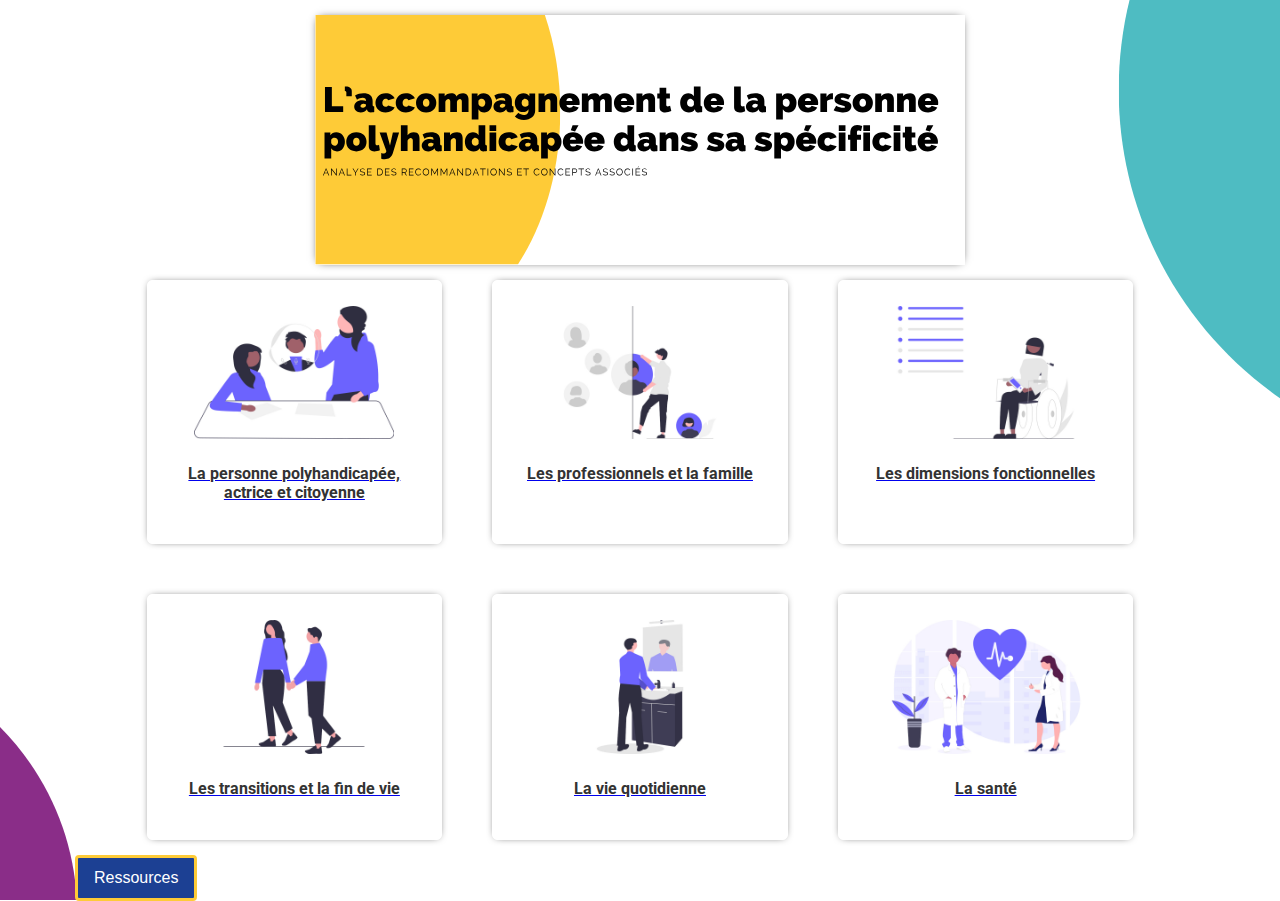
<file: index.html>
<html lang="fr">
<head>
    <meta charset="UTF-8">
    <meta name="viewport" content="width=device-width, initial-scale=1.0">
    <link rel="stylesheet" href="style.css">
    <link rel="preconnect" href="https://fonts.googleapis.com">
<link rel="preconnect" href="https://fonts.gstatic.com" crossorigin>
<link href="https://fonts.googleapis.com/css2?family=Roboto:wght@500&display=swap" rel="stylesheet">
    <title>Analyse: recommandations et conceptualisation du projet de service</title>
</head>
<body>
    <header>
        <img src="img/Title.svg" class="title">
    </header>
       
    <main>

        <div class="image">
            
            <a href="citoyen.html" style="display: flex; width: 100%;flex-direction: column;align-items: center; ">
                <img src="img/communication.jpg" alt="Image 1">
                <h3>La personne polyhandicapée, actrice et citoyenne </h3>
            </a> 
        
        </div>
     

      <div class="image">
            <a href="proetfamille.html" style="display: flex; width: 100%;flex-direction: column;align-items: center; ">
            <img src="img/famille equipe.jpg" alt="Image 2">
            <h3>Les professionnels et la famille</h3>
            </a>
      </div>
      <div class="image">
            <a href="dimensions.html" style="display: flex; width: 100%;flex-direction: column;align-items: center; ">
            <img src="img/fauteuil.jpg" alt="Image 1">
            <h3>Les dimensions fonctionnelles</h3>
            </a>
      </div>
      <div class="image">
        <a href="transitions.html" style="display: flex; width: 100%;flex-direction: column;align-items: center; ">
            <img src="img/parcours.jpg" alt="Image 1">
            <h3>Les transitions et la fin de vie</h3>
        </a>
      </div>

      <div class="image">
        <a href="quotidien.html" style="display: flex; width: 100%;flex-direction: column;align-items: center; ">
              <img src="img/quotidien.jpg" alt="Image 1">
              <h3>La vie quotidienne</h3>
        </a>
      </div>

      <div class="image">
        <a href="santé.html" style="display: flex; width: 100%;flex-direction: column;align-items: center; ">
              <img src="img/santé.jpg" alt="Image 1">
              <h3>La santé</h3>
        </a>
      </div>
      
      </main>
    
      <footer>
    <div>
        <a href="ressources.html">
        <button class="btn_ressources">Ressources</button>
        </a>
    </div>
    </footer>
    
</body>

</html>
</file>
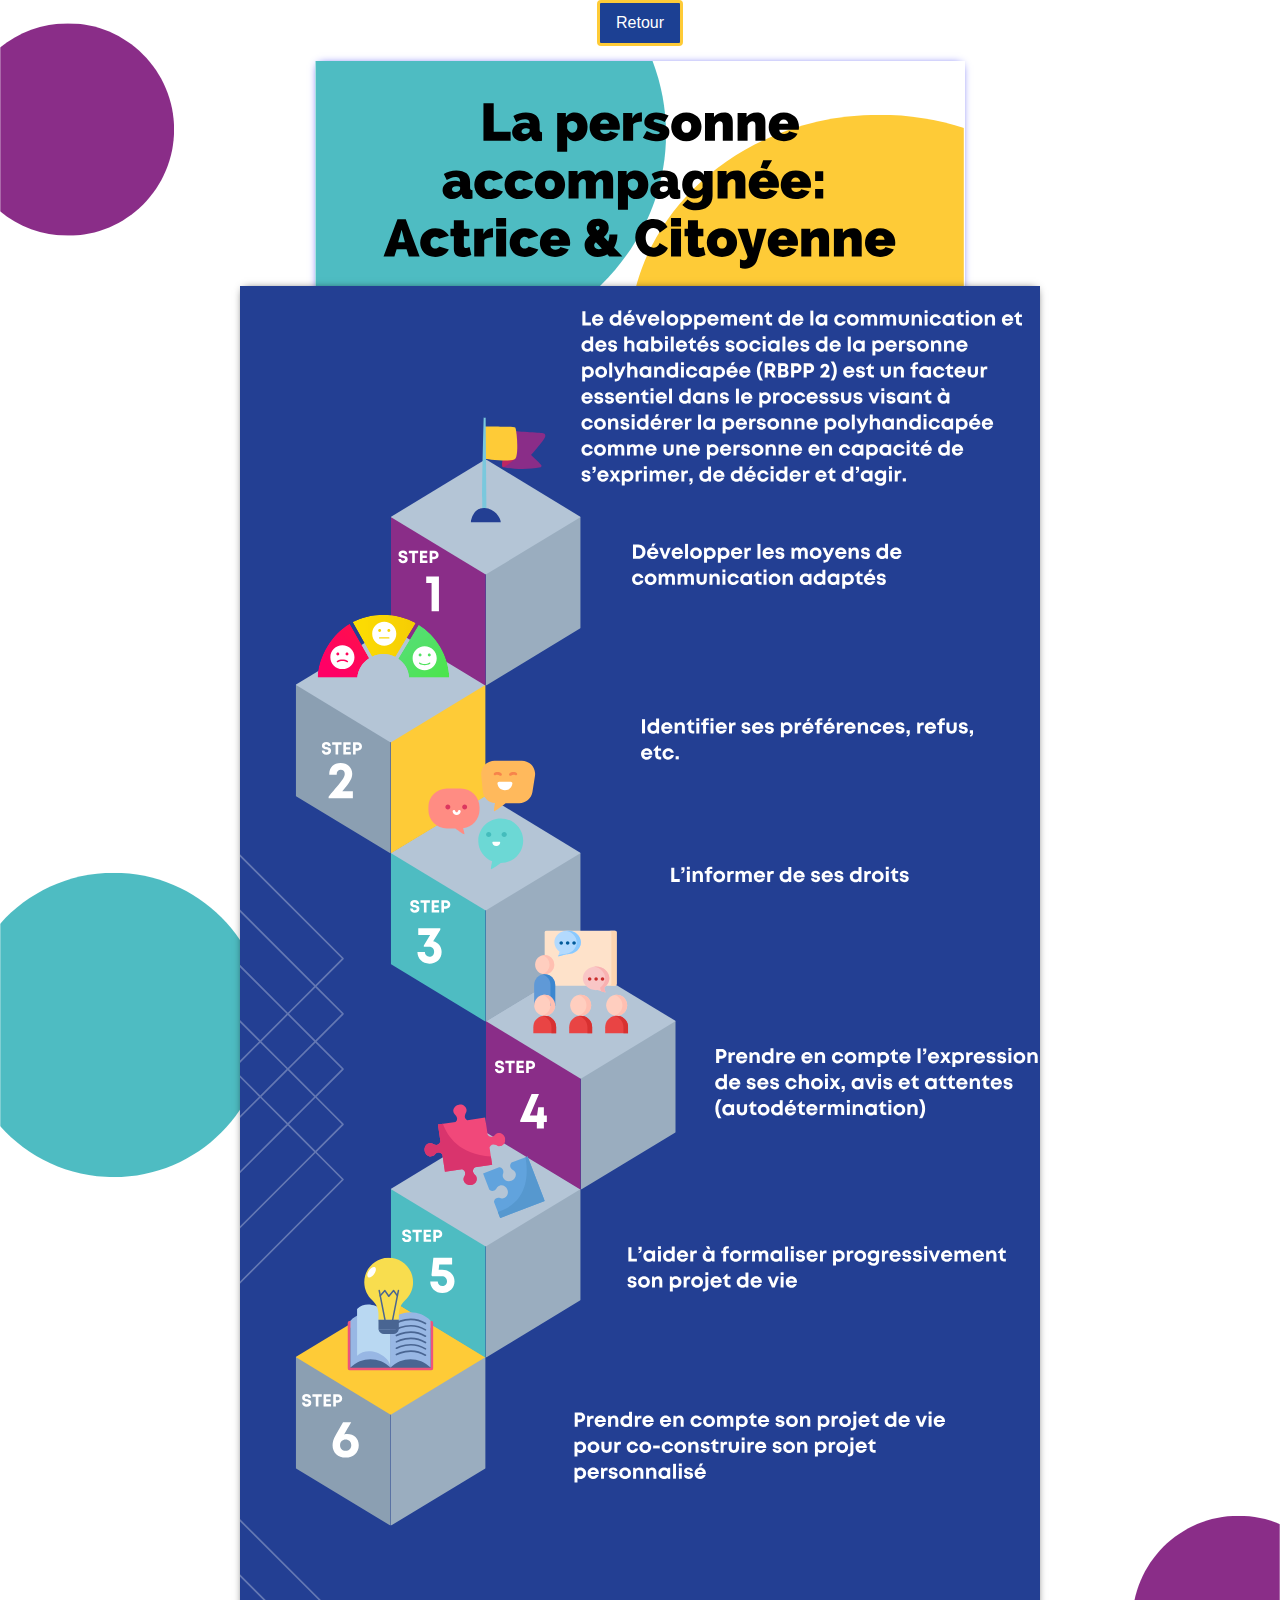
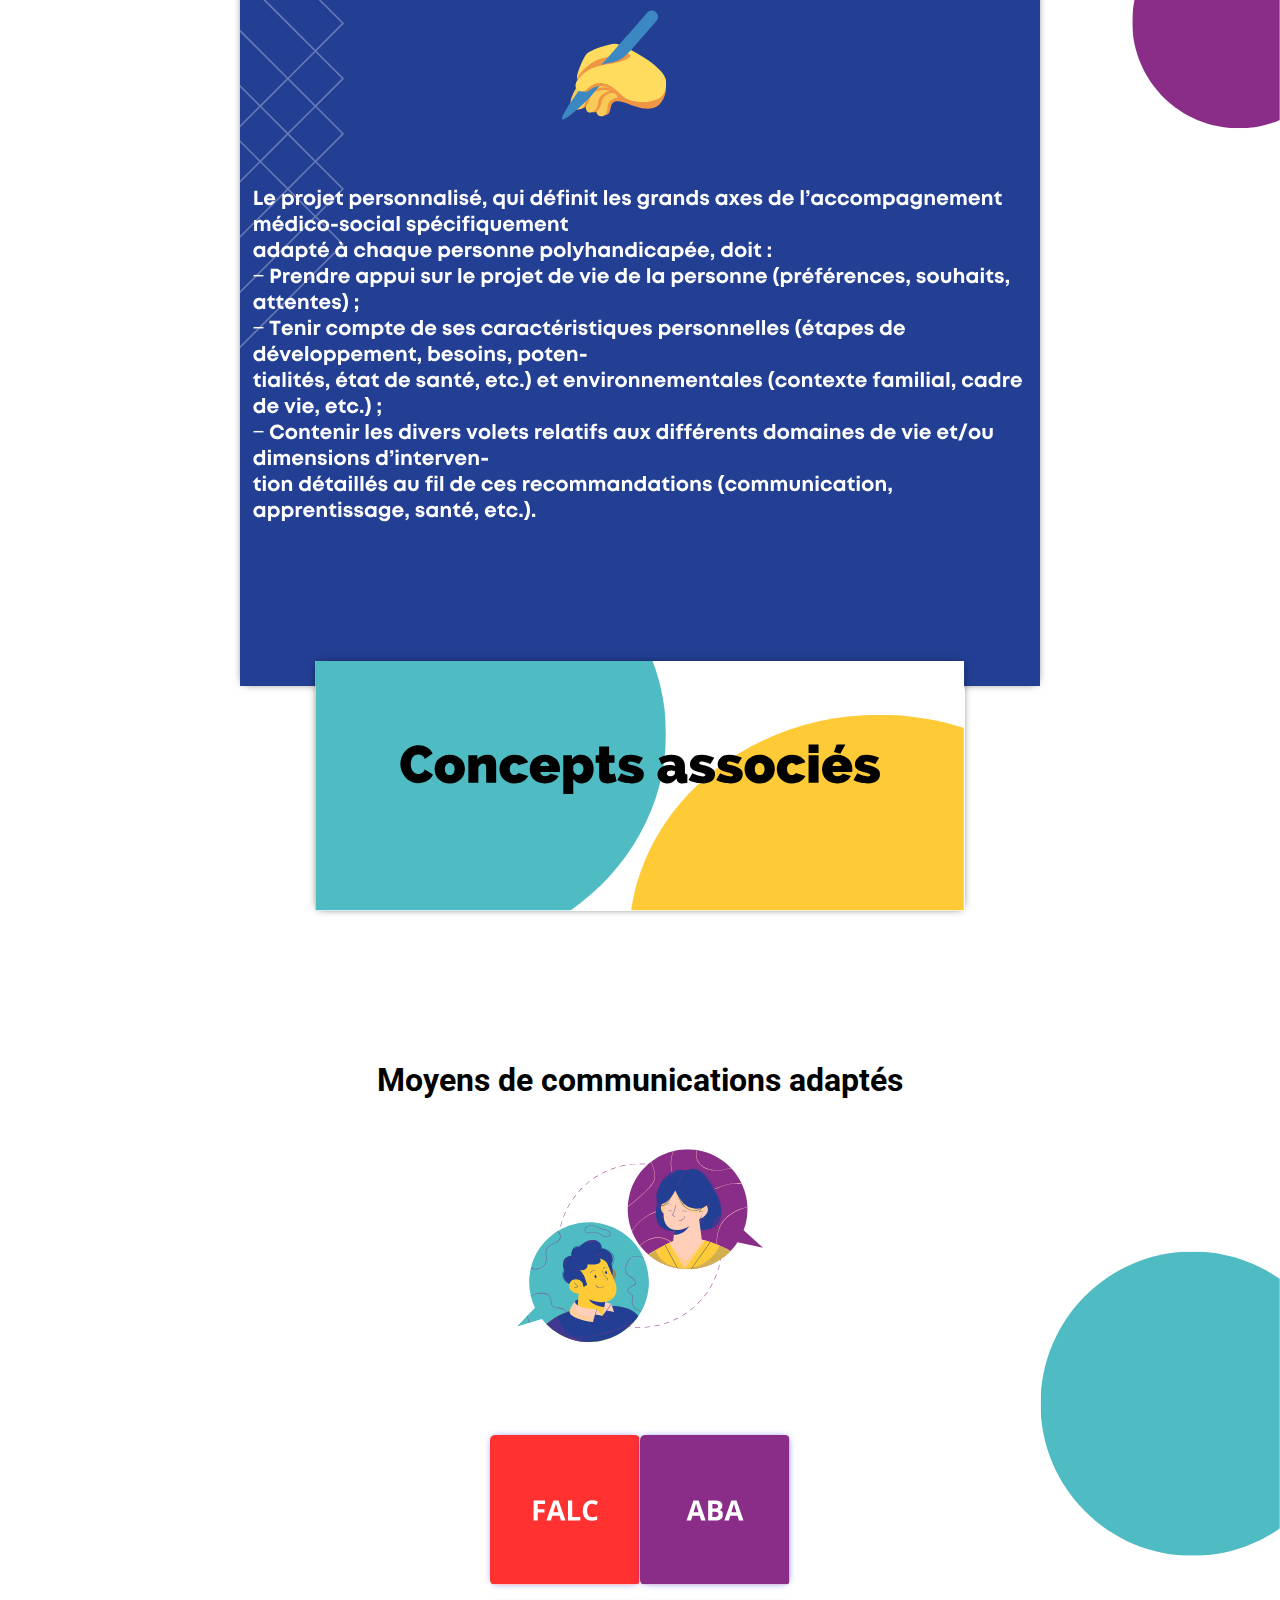
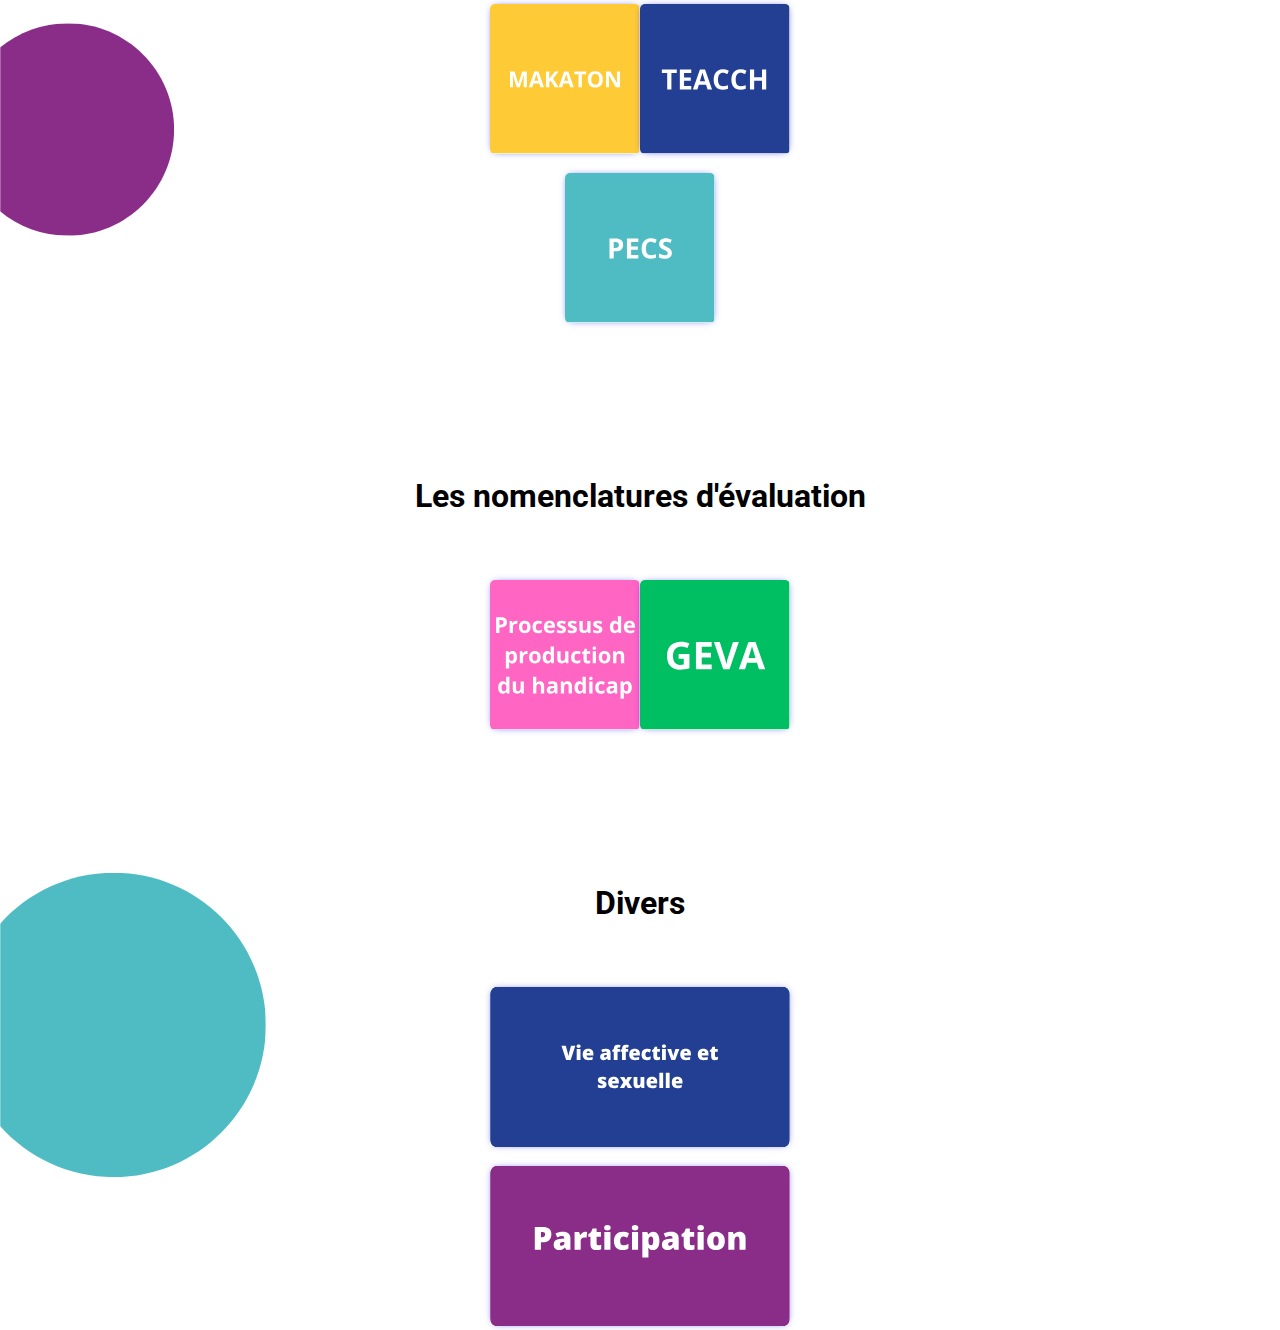
<file: citoyen.html>
<html lang="fr">
<head>
    <meta charset="UTF-8">
    <meta name="viewport" content="width=device-width, initial-scale=1.0">
    <link rel="stylesheet" href="style_citoyen.css">
  
    <link rel="preconnect" href="https://fonts.googleapis.com">
    <link rel="preconnect" href="https://fonts.gstatic.com" crossorigin>
    <link href="https://fonts.googleapis.com/css2?family=Roboto:wght@500&display=swap" rel="stylesheet">
    <title>Analyse: recommandations et conceptualisation du projet de service</title>
   </head>
<body>
    <header>
        <a href="index.html">
            <button class="btn_ressources">Retour</button>
        </a>
        <a href="index.html">
            <img src="img/title2.svg" class="title">
        </a> 
     </header>

   
    <!-- infographie -->
    <div class="img_citoyen_container">
        <img src="img/personne_citoyenne.svg" class="img_citoyen">
    </div>

     <!-- titre concepts associés -->
    <div class="concepts_container">
        <img src="img/concepts-associés.svg" class="concepts">
    </div>
   
    <!-- partie communication -->

    <h1 class="sous-titres">Moyens de communications adaptés</h1>

    <div class="sous-titres-container">
    <img src="img/img_com.svg" class="img_com_title">
    </div>

    <div class="li_com_container">
    <ul class="li_com_img">
        <li>
            <a href="http://santetresfacile.fr/files/regles_du_facile_a_lire_et_a_comprendre.pdf">
            <img src="img/falc.svg" class="img_com">
            </a>
        </li>
        <li>
            <a href="https://www.autismeinfoservice.fr/accompagner/travailler-enfants-autistes/aba">
            <img src="img/aba.svg" class="img_com">
            </a>
        </li>
        <li>
            <a href="https://www.makaton.fr/decouvrir-le-makaton">
            <img src="img/Le MAKATON.svg" class="img_com">
            </a>
        </li>
        <li>
            <a href="https://www.autismeinfoservice.fr/adapter/formations/methode-teacch">
            <img src="img/teacch.svg" class="img_com">
            </a>
        </li>
        <li>
            <a href="https://pecs-france.fr/picture-exchange-communication-system-pecs/">
            <img src="img/pecs.svg" class="img_com">
            </a>
        </li>
        
    </ul>

    </div>

    <h1 class="sous-titres">Les nomenclatures d'évaluation</h1>

   
    <div class="li_com_container">
    <ul class="li_com_img">
        <li>
            <a href="https://www.firah.org/upload/centre-ressources/approches-du-handicap/comprendre-pour-agir/pph.pdf">
            <img src="img/PPH.svg" class="img_com">
            </a>
        </li>
        <li>
            <a href="https://www.cnsa.fr/documentation-et-donnees/formulaires/version-graphique-du-geva-et-son-manuel">
            <img src="img/GEVA.svg" class="img_com">
            </a>
        </li>
    </ul>

    </div>

    <h1 class="sous-titres">Divers</h1>

   
    <div class="li_com_container">
    <ul class="li_com_img">
        <li>
            <a href="https://www.has-sante.fr/jcms/p_3400386/fr/vie-affective-et-sexuelle-dans-le-cadre-de-l-accompagnement-des-essms-note-de-cadrage">
            <img src="img/citoyen1.svg" class="img_com">
            </a>
        </li>
        <li>
            <a href="https://www.has-sante.fr/jcms/p_3394677/fr/soutenir-les-etablissements-et-services-sociaux-et-medico-sociaux-dans-le-recueil-du-point-de-vue-des-personnes-qu-ils-accompagnent-programme-pluriannuel-de-travail-note-de-cadrage">
            <img src="img/citoyen2.svg" class="img_com">
            </a>
        </li>
    </ul>

    </div>
   
      
    <footer>
    
    </footer>
</body>
</html>
</file>
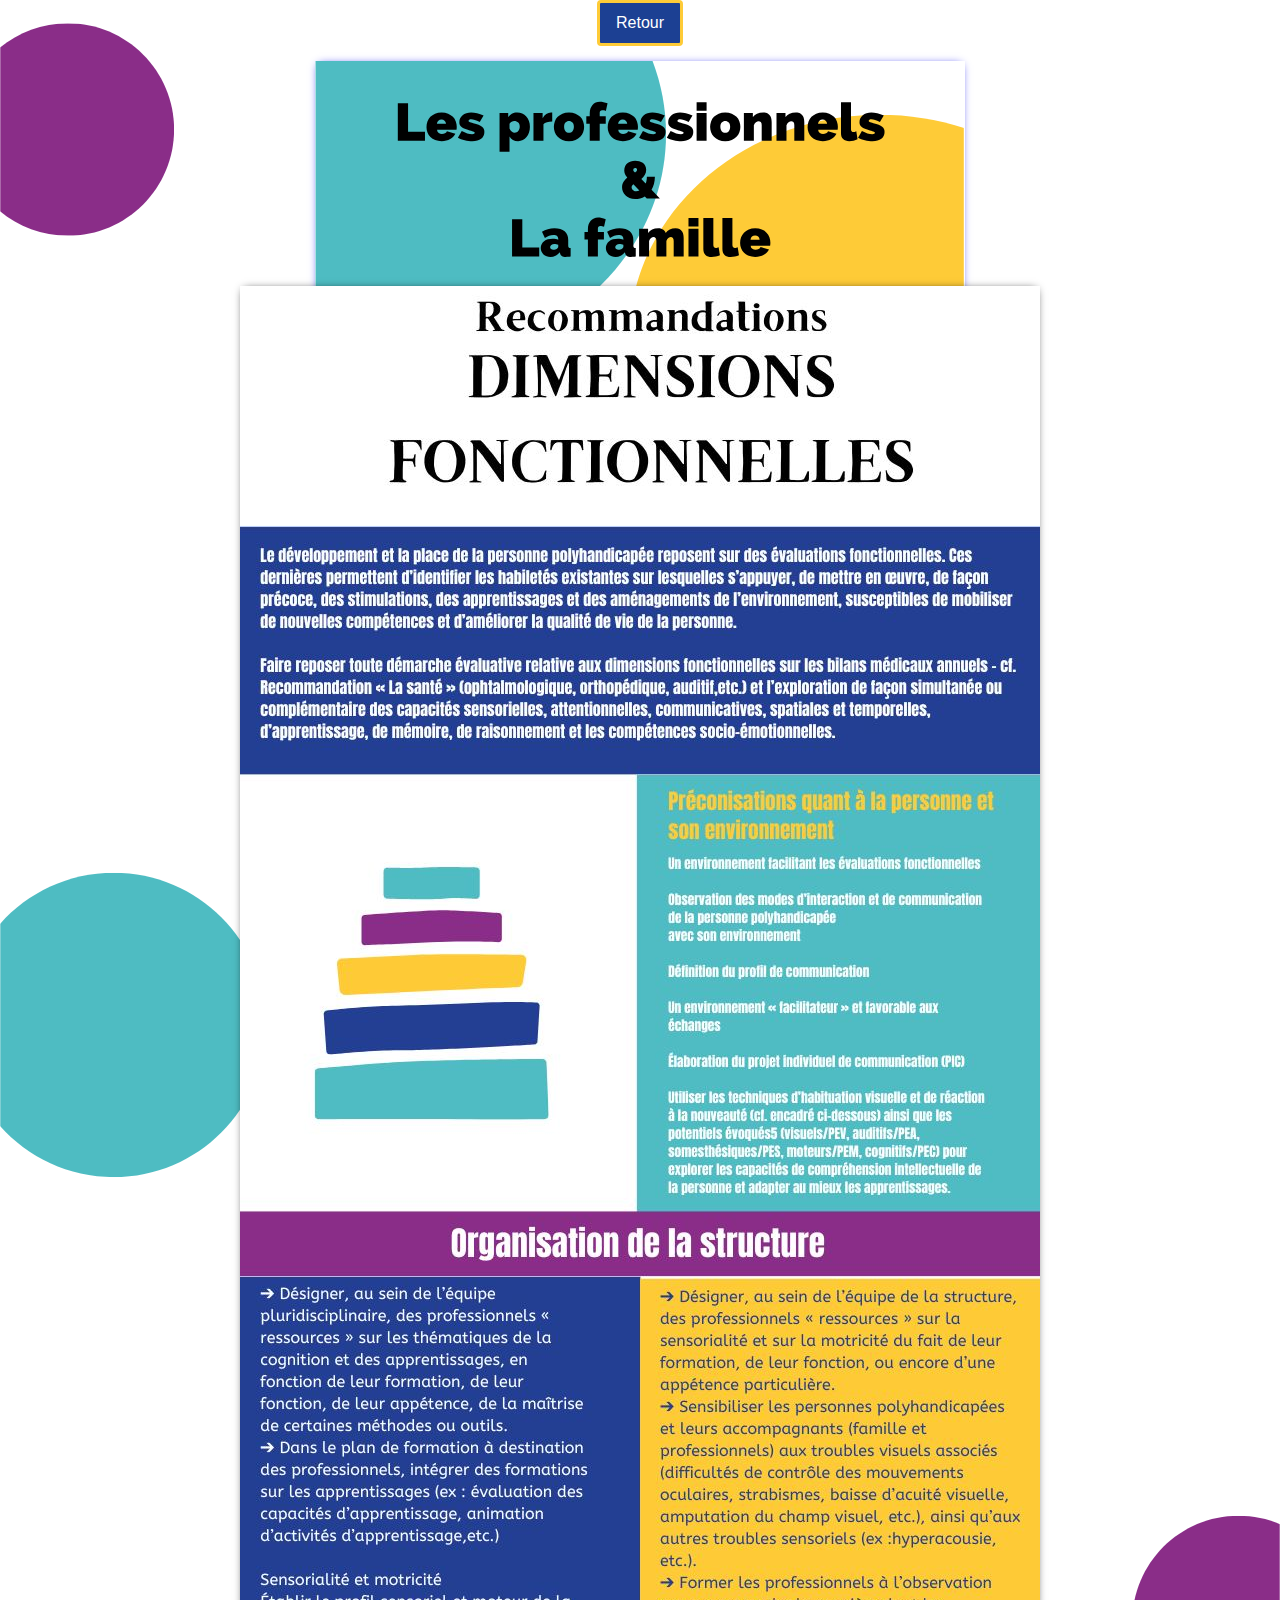
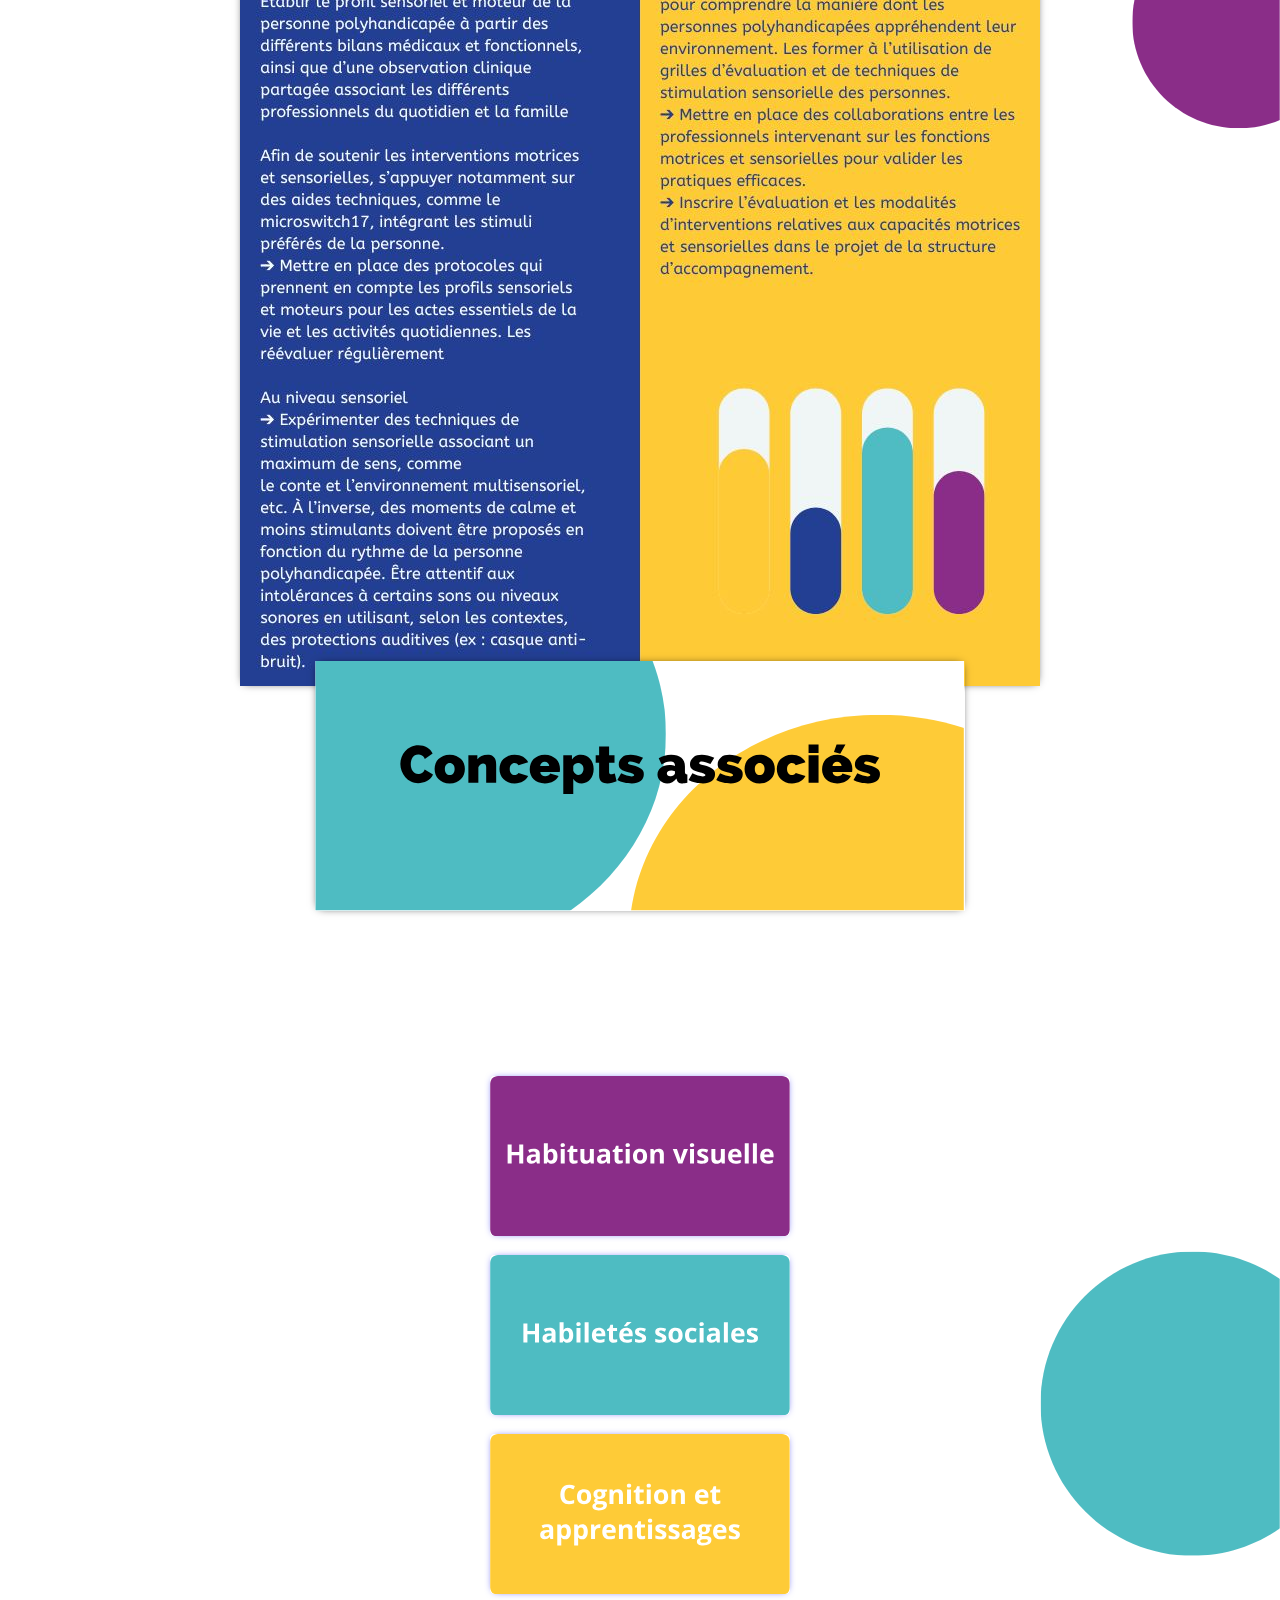
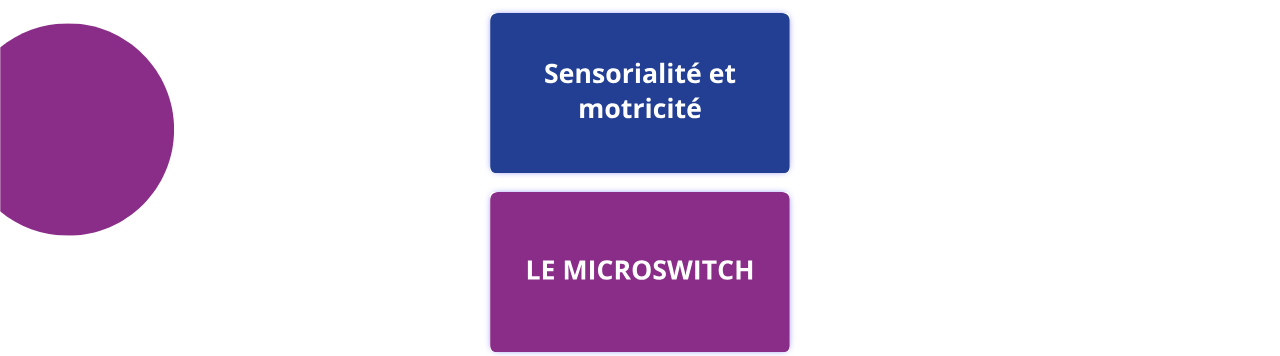
<file: dimensions.html>
<html lang="fr">
<head>
    <meta charset="UTF-8">
    <meta name="viewport" content="width=device-width, initial-scale=1.0">
    <link rel="stylesheet" href="style_citoyen.css">
  
    <link rel="preconnect" href="https://fonts.googleapis.com">
    <link rel="preconnect" href="https://fonts.gstatic.com" crossorigin>
    <link href="https://fonts.googleapis.com/css2?family=Roboto:wght@500&display=swap" rel="stylesheet">
    <title>Analyse: recommandations et conceptualisation du projet de service</title>
   </head>
<body>
    <header>
        <a href="index.html">
            <button class="btn_ressources">Retour</button>
        </a>
        <a href="index.html">
            <img src="img/pro.svg" class="title">
        </a> 
     </header>

    
    <!-- infographie -->
    <div class="img_citoyen_container">
        <img src="img/fonction.jpg" class="img_citoyen">
    </div>

     <!-- titre concepts associés -->
    <div class="concepts_container">
        <img src="img/concepts-associés.svg" class="concepts">
    </div>
   
   <div class="li_com_container">
    <ul class="li_com_img">
        <li>
            <a href="https://www.has-sante.fr/upload/docs/application/pdf/2020-11/polyhandicap_2_dimensions_fonct.pdf#page=18">
            <img src="img/fonction1.svg" class="img_com">
            </a>
        </li>
        <li>
            <a href="https://www.has-sante.fr/upload/docs/application/pdf/2020-11/polyhandicap_2_dimensions_fonct.pdf#page=7">
            <img src="img/fonction2.svg" class="img_com">
            </a>
        </li>
        <li>
            <a href="https://www.has-sante.fr/upload/docs/application/pdf/2020-11/polyhandicap_2_dimensions_fonct.pdf#page=17">
            <img src="img/fonction3.svg" class="img_com">
            </a>
        </li>
        <li>
            <a href="https://www.has-sante.fr/upload/docs/application/pdf/2020-11/polyhandicap_2_dimensions_fonct.pdf#page=24">
            <img src="img/fonction4.svg" class="img_com">
            </a>
        </li>
        <li>
            <a href="https://www.has-sante.fr/upload/docs/application/pdf/2020-11/polyhandicap_2_dimensions_fonct.pdf#page=29">
            <img src="img/fonction5.svg" class="img_com">
            </a>
        </li>
    </ul>

    </div>

   
      
    <footer>
    
    </footer>
</body>
</html>
</file>
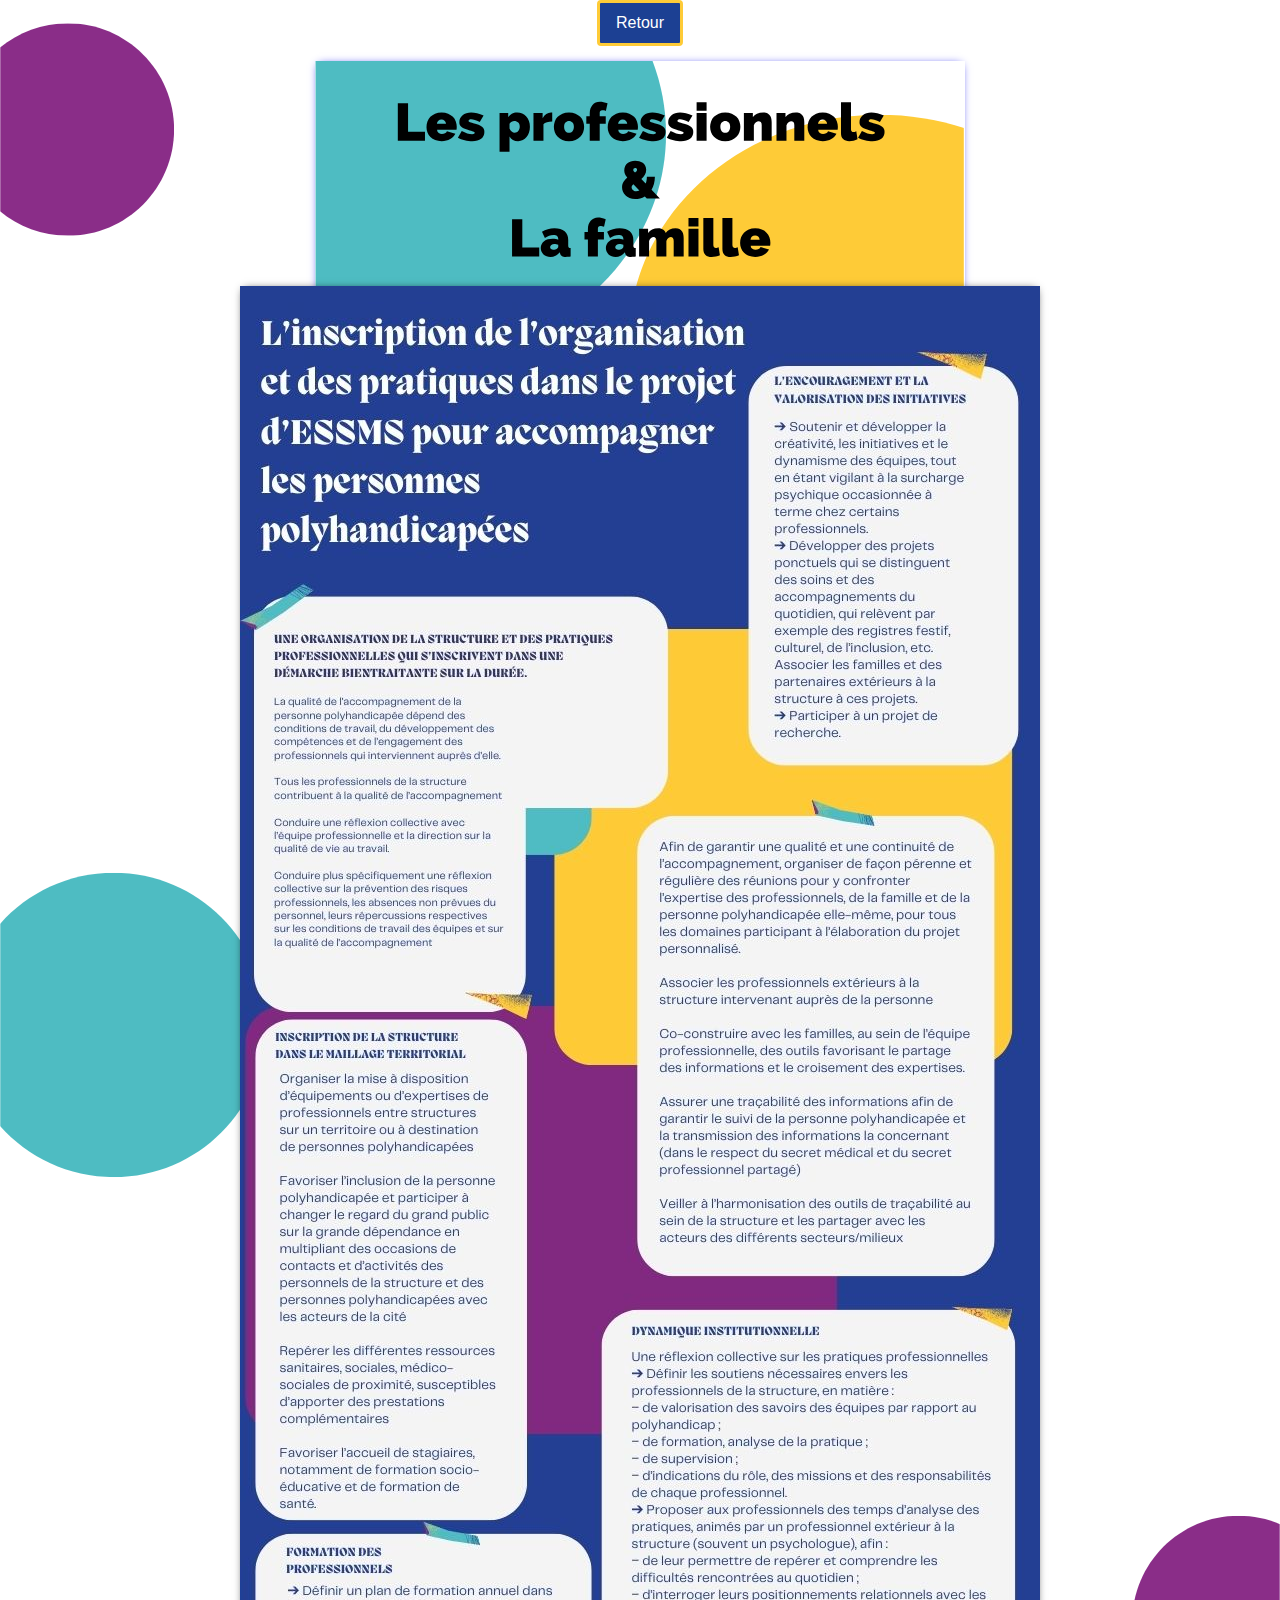
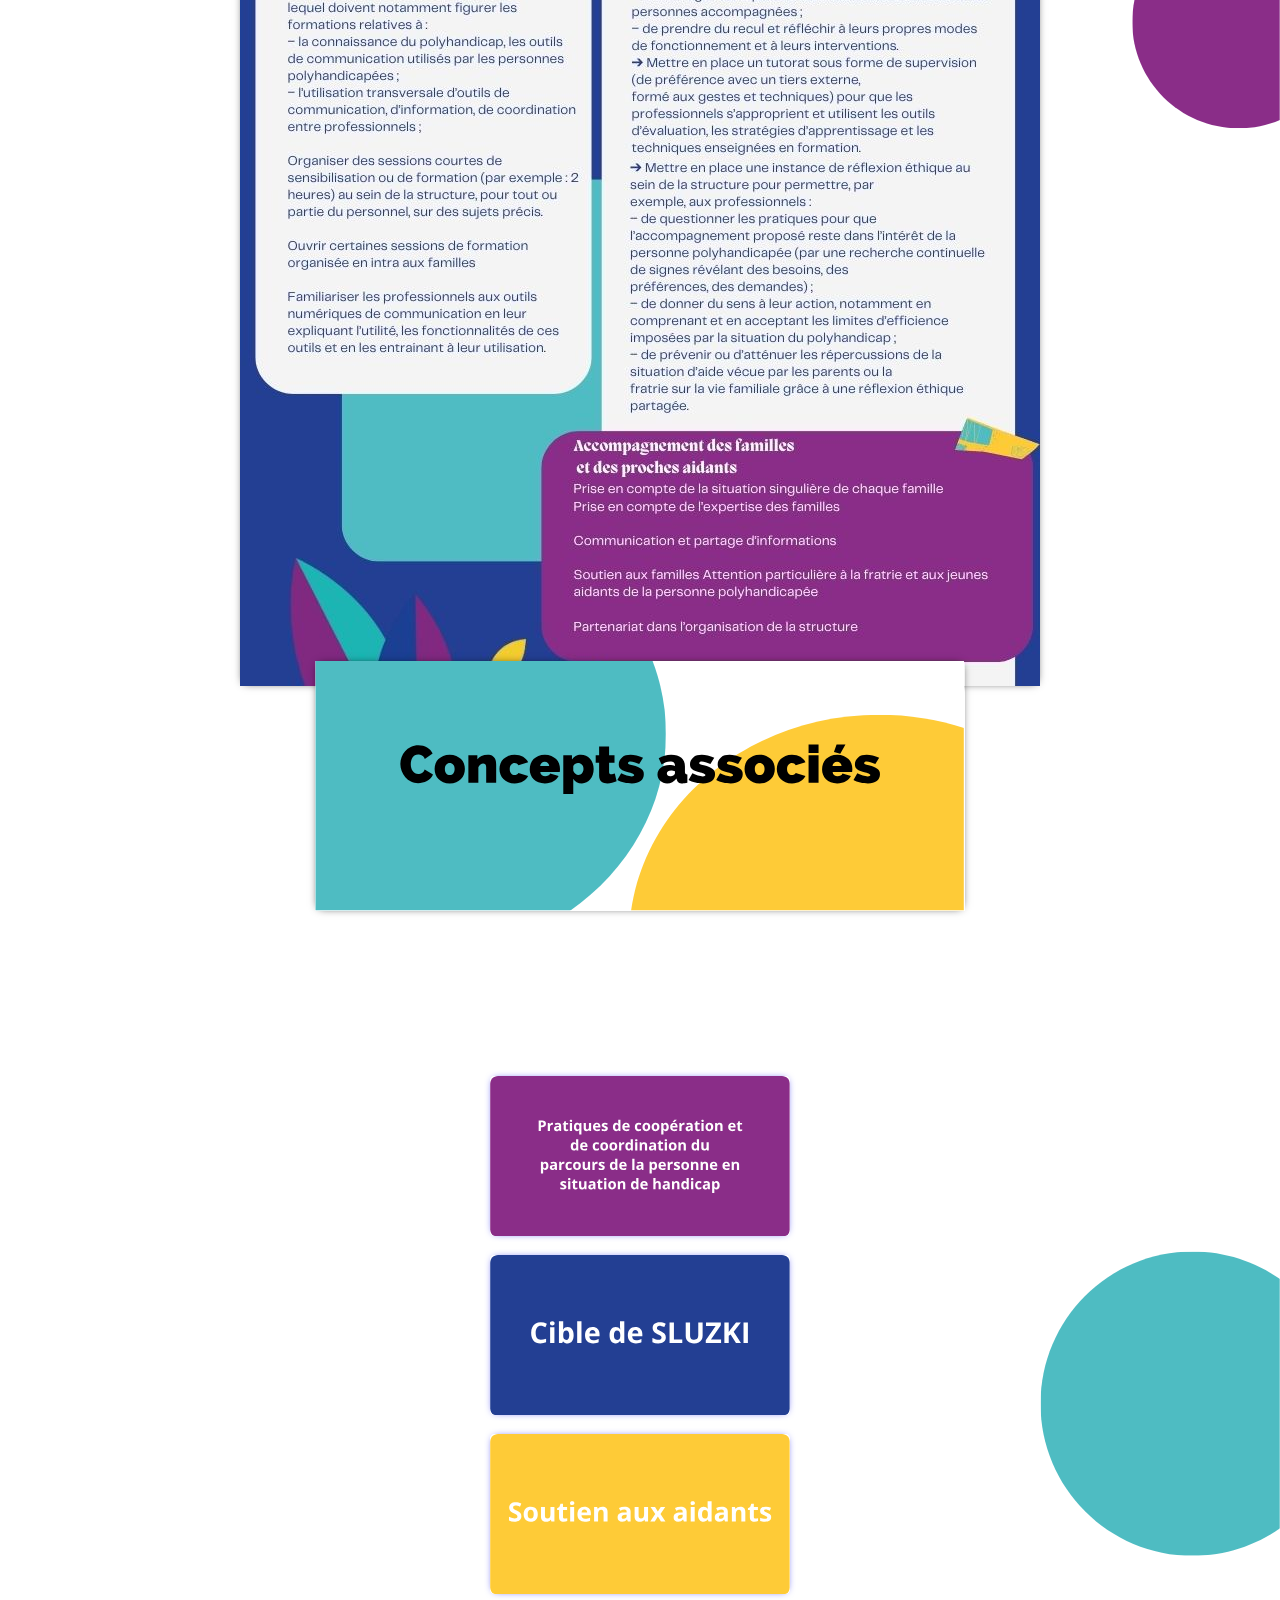
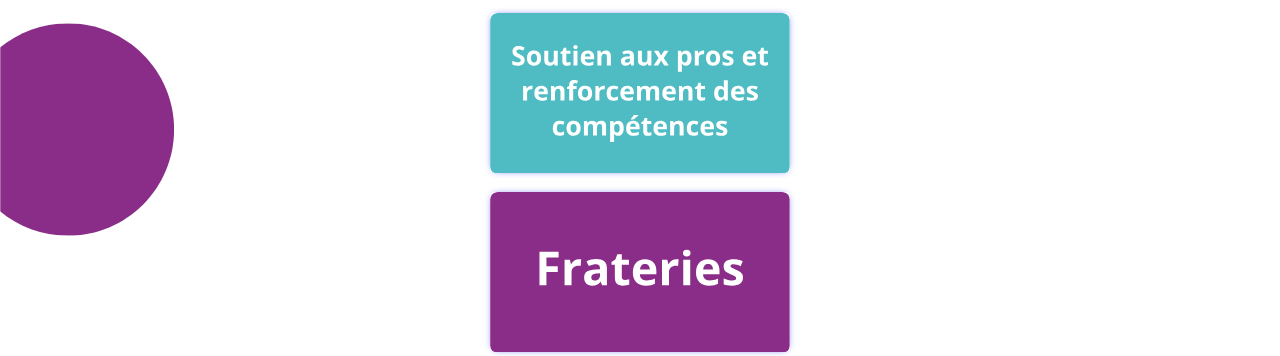
<file: proetfamille.html>
<html lang="fr">
<head>
    <meta charset="UTF-8">
    <meta name="viewport" content="width=device-width, initial-scale=1.0">
    <link rel="stylesheet" href="style_citoyen.css">
  
    <link rel="preconnect" href="https://fonts.googleapis.com">
    <link rel="preconnect" href="https://fonts.gstatic.com" crossorigin>
    <link href="https://fonts.googleapis.com/css2?family=Roboto:wght@500&display=swap" rel="stylesheet">
    <title>Analyse: recommandations et conceptualisation du projet de service</title>
   </head>
<body>
    <header>
        <a href="index.html">
            <button class="btn_ressources">Retour</button>
        </a>
        <a href="index.html">
            <img src="img/pro.svg" class="title">
        </a> 
     </header>

    
    <!-- infographie -->
    <div class="img_citoyen_container">
        <img src="img/proetfamille.jpg" class="img_citoyen">
    </div>

     <!-- titre concepts associés -->
    <div class="concepts_container">
        <img src="img/concepts-associés.svg" class="concepts">
    </div>
   
    <div class="li_com_container">
        <ul class="li_com_img">
            <li>
                <a href="https://www.has-sante.fr/jcms/c_2839995/fr/pratiques-de-cooperation-et-de-coordination-du-parcours-de-la-personne-en-situation-de-handicap">
                <img src="img/famille1.svg" class="img_com">
                </a>
            </li>
            <li>
                <a href="https://www.has-sante.fr/upload/docs/application/pdf/2020-11/polyhandicap_6_prof_familles.pdf#page=31">
                <img src="img/famille2.svg" class="img_com">
                </a>
            </li>
            <li>
                <a href="https://www.has-sante.fr/jcms/c_2835782/fr/[base64]">
                <img src="img/famille3.svg" class="img_com">
                </a>
            </li>
            <li>
                <a href="https://www.has-sante.fr/upload/docs/application/pdf/2018-03/chapitre_5.pdf">
                <img src="img/famille4.svg" class="img_com">
                </a>
            </li>
            <li>
                <a href="https://www.cairn.info/revue-dialogue-2017-2-page-39.htm">
                <img src="img/famille5.svg" class="img_com">
                </a>
            </li>
        </ul>
    
        </div>
    

   
      
    <footer>
    
    </footer>
</body>
</html>
</file>
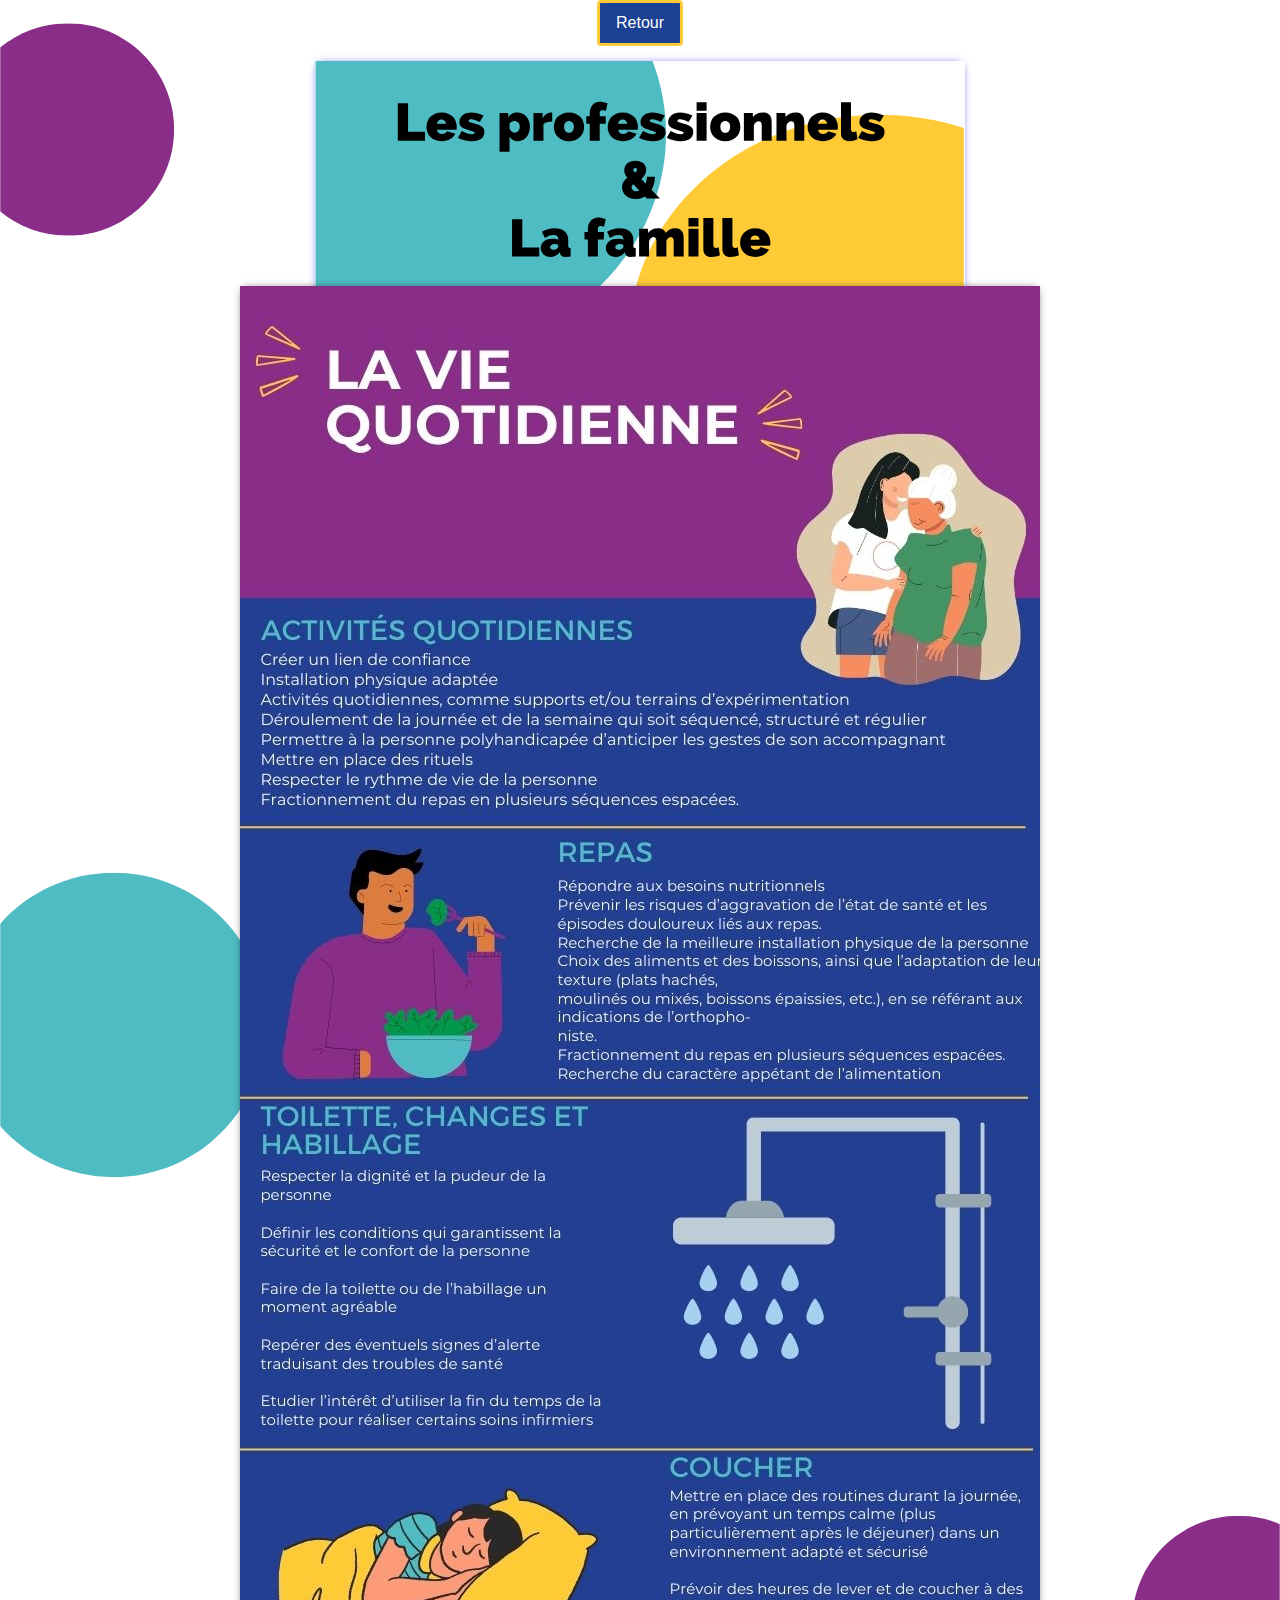
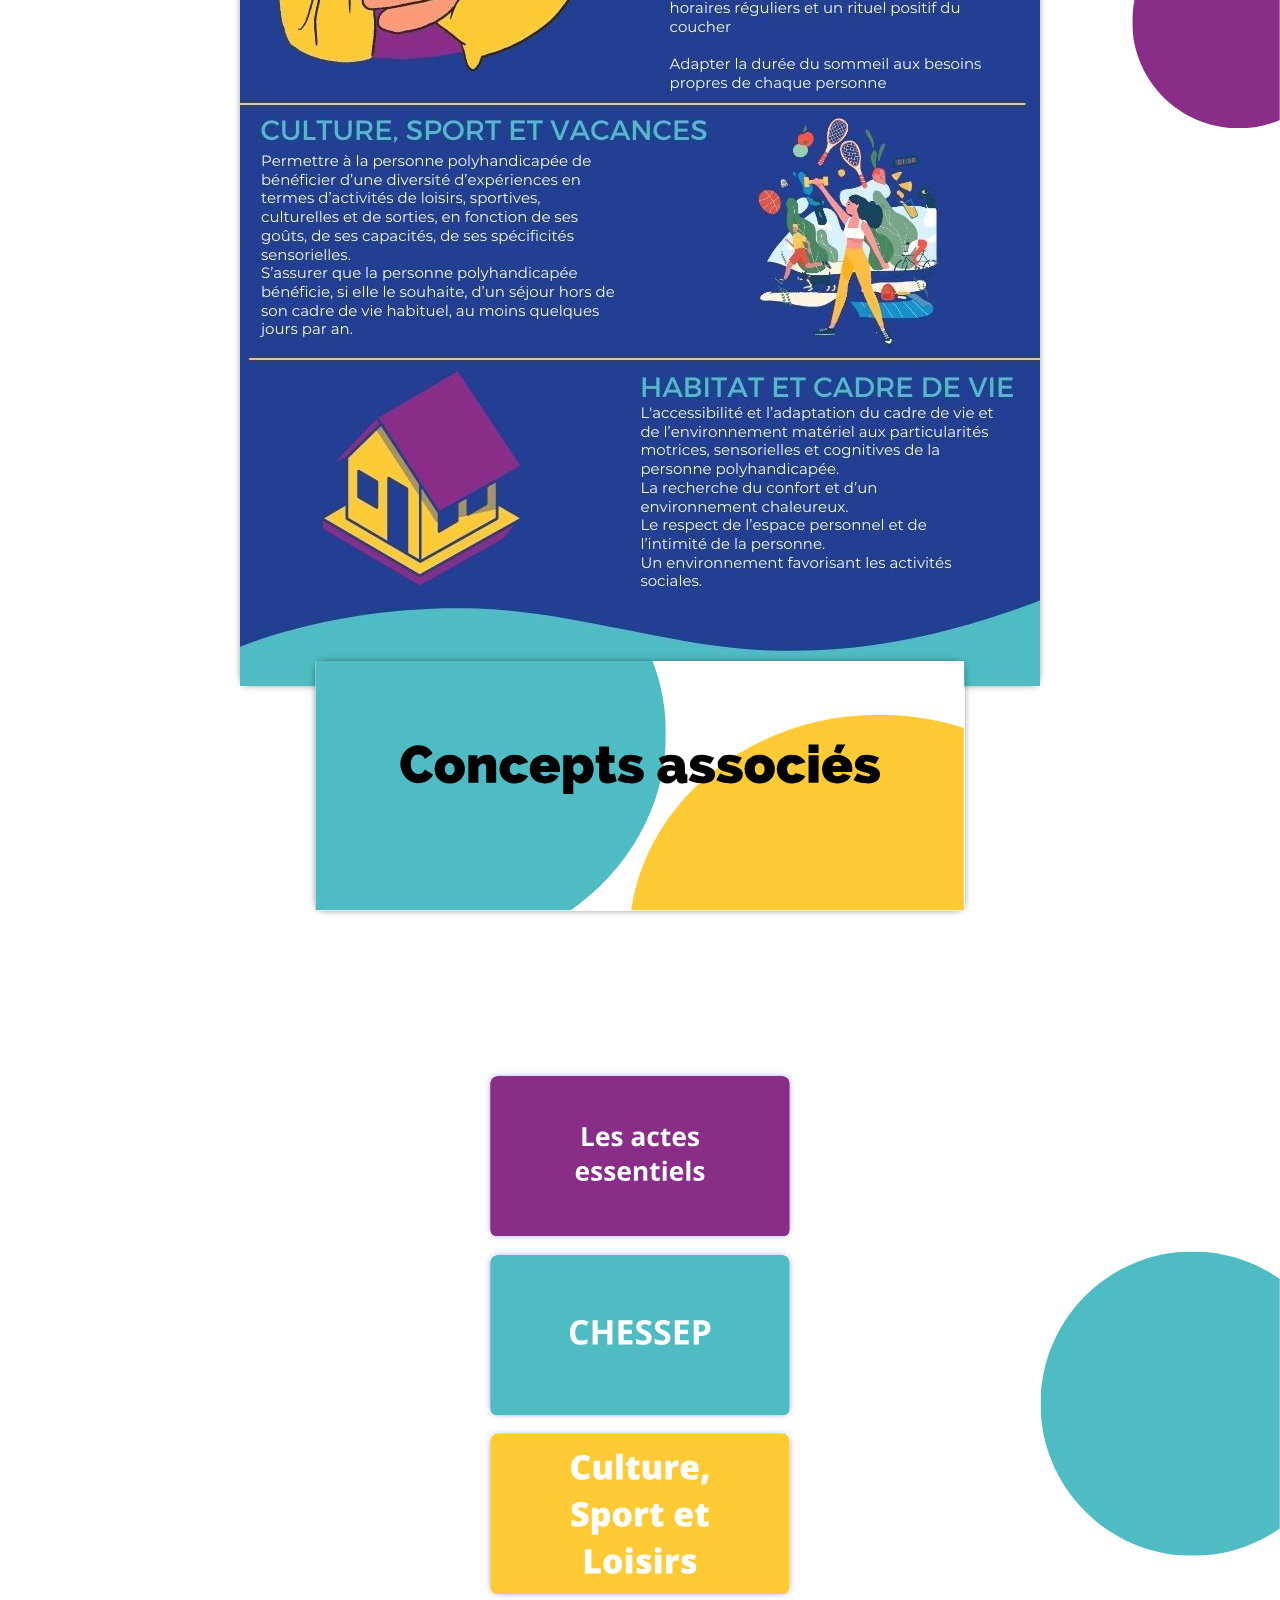
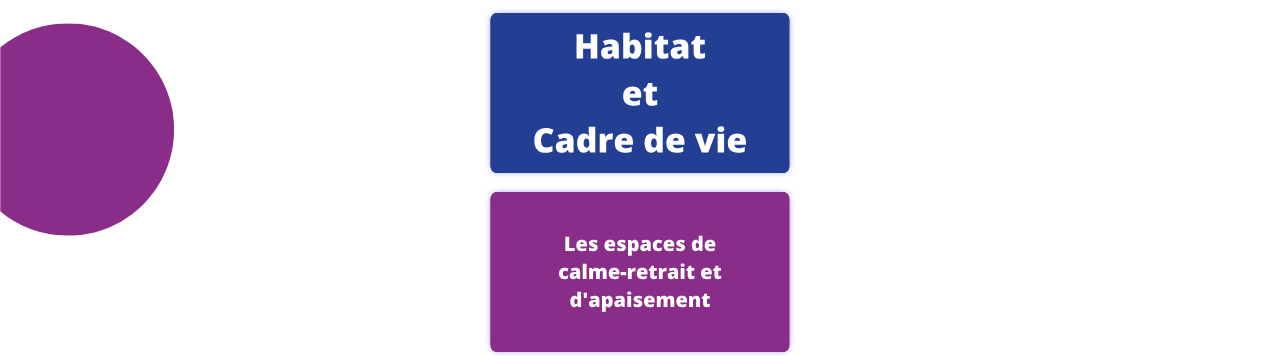
<file: quotidien.html>
<html lang="fr">
<head>
    <meta charset="UTF-8">
    <meta name="viewport" content="width=device-width, initial-scale=1.0">
    <link rel="stylesheet" href="style_citoyen.css">
  
    <link rel="preconnect" href="https://fonts.googleapis.com">
    <link rel="preconnect" href="https://fonts.gstatic.com" crossorigin>
    <link href="https://fonts.googleapis.com/css2?family=Roboto:wght@500&display=swap" rel="stylesheet">
    <title>Analyse: recommandations et conceptualisation du projet de service</title>
   </head>
<body>
    <header>
        <a href="index.html">
            <button class="btn_ressources">Retour</button>
        </a>
        <a href="index.html">
            <img src="img/pro.svg" class="title">
        </a> 
     </header>

    
    <!-- infographie -->
    <div class="img_citoyen_container">
        <img src="img/quotidieninfo.jpg" class="img_citoyen">
    </div>

     <!-- titre concepts associés -->
    <div class="concepts_container">
        <img src="img/concepts-associés.svg" class="concepts">
    </div>
   
    <div class="li_com_container">
        <ul class="li_com_img">
            <li>
                <a href="https://www.has-sante.fr/upload/docs/application/pdf/2020-11/polyhandicap_4_quotidien.pdf#page=6">
                <img src="img/quotidien1.svg" class="img_com">
                </a>
            </li>
            <li>
                <a href="https://www.angelman-afsa.org/vie-associative/nos-projets/presentation-du-dispositif-chessep">
                <img src="img/quotidien2.svg" class="img_com">
                </a>
            </li>
            <li>
                <a href="https://www.has-sante.fr/upload/docs/application/pdf/2020-11/polyhandicap_4_quotidien.pdf#page=13">
                <img src="img/quotidien3.svg" class="img_com">
                </a>
            </li>
            <li>
                <a href="https://www.has-sante.fr/upload/docs/application/pdf/2020-11/polyhandicap_4_quotidien.pdf#page=19">
                <img src="img/quotidien4.svg" class="img_com">
                </a>
            </li>
            <li>
                <a href="https://www.has-sante.fr/jcms/c_2833763/fr/les-espaces-de-calme-retrait-et-d-apaisement">
                <img src="img/quotidien5.svg" class="img_com">
                </a>
            </li>
        </ul>
    
        </div>
    

   
      
    <footer>
    
    </footer>
</body>
</html>
</file>
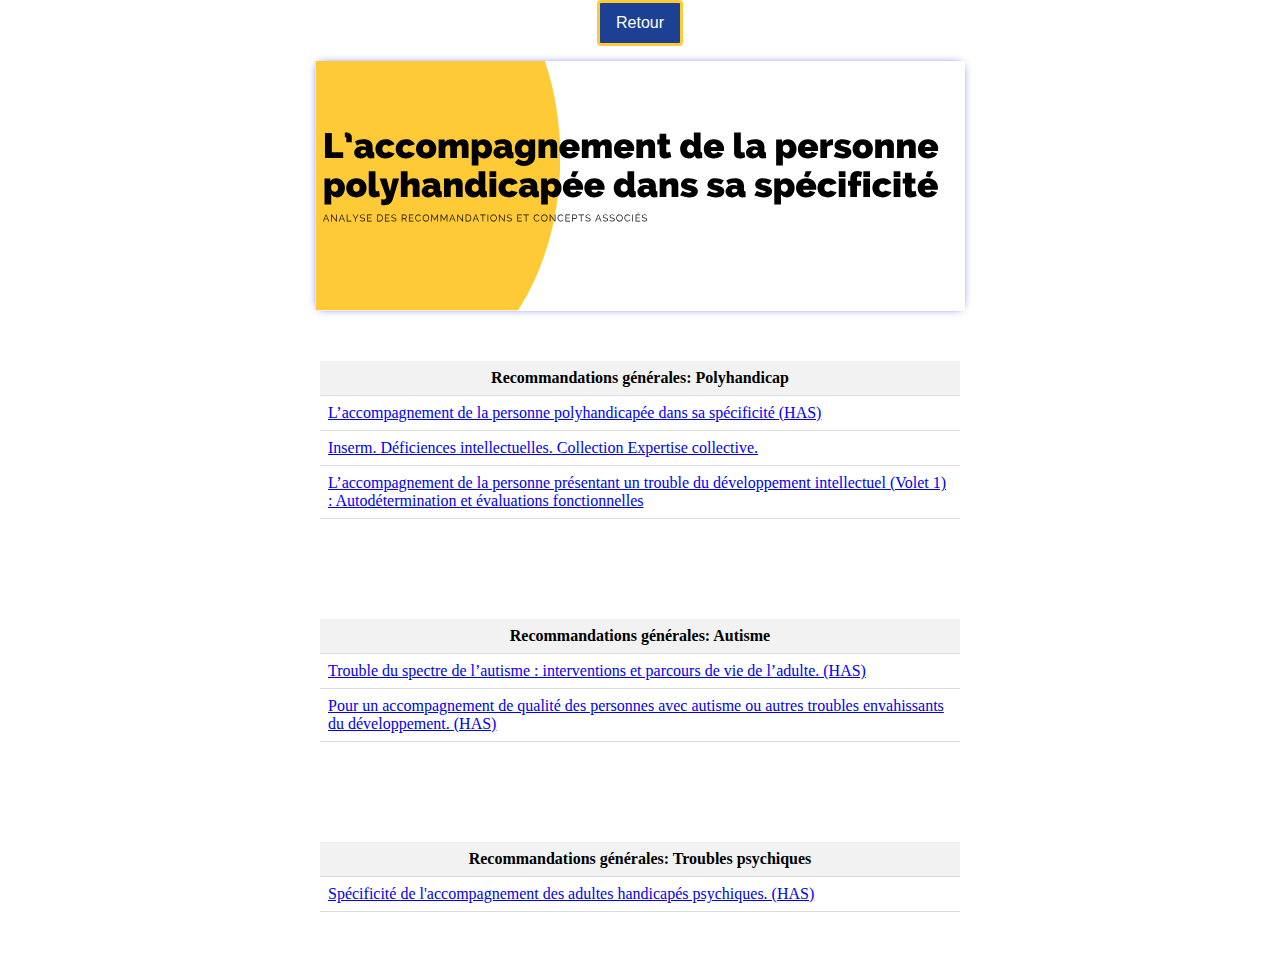
<file: ressources.html>
<html lang="fr">
<head>
    <meta charset="UTF-8">
    <meta name="viewport" content="width=device-width, initial-scale=1.0">
    <link rel="stylesheet" href="style_ressources.css">
    <link rel="preconnect" href="https://fonts.googleapis.com">
<link rel="preconnect" href="https://fonts.gstatic.com" crossorigin>
<link href="https://fonts.googleapis.com/css2?family=Roboto:wght@500&display=swap" rel="stylesheet">
    <title>Analyse: recommandations et conceptualisation du projet de service</title>
</head>
<body>
    <header>
        <a href="index.html">
            <button class="btn_ressources">Retour</button>
        </a>
        <a href="index.html">
            <img src="img/Title.svg" class="title">
        </a> 
     </header>
     <div class="table_countainer">
        <table class="table">
            <thead>
            <tr class="merged-row">
                <th colspan="2">Recommandations générales: Polyhandicap</th>
            </tr>
            </thead>
            <tbody>
            <tr>
                <td>
                    <a href="https://www.has-sante.fr/upload/docs/application/pdf/2020-11/polyhandicap_synthese_vdef.pdf">L’accompagnement de la personne polyhandicapée dans sa spécificité (HAS)
                    </a>
                </td>
            </tr>
            <tr>
                <td>
                    <a href="https://www.inserm.fr/wp-content/uploads/media/entity_documents/inserm-ec-2016-deficiencesintellectuelles-synthese.pdf">Inserm. Déficiences intellectuelles. Collection Expertise collective.
                    </a>
                </td>               
            </tr>
            <tr>
                <td>
                    <a href="https://www.has-sante.fr/upload/docs/application/pdf/2022-09/tdi_synthese_rbpp_volet1.pdf">L’accompagnement de la personne présentant un trouble du développement intellectuel (Volet 1) : Autodétermination et évaluations fonctionnelles
                    </a>
                </td>               
            </tr>
            </tbody>
            <div class="table_countainer">
                <table class="table">
                <thead>
                <tr class="merged-row">
                    <th colspan="2">Recommandations générales: Autisme</th>
                </tr>
                </thead>
                <tbody>
                <tr>
                    <td>
                        <a href="https://www.has-sante.fr/upload/docs/application/pdf/2018-02/20180213_recommandations_vdef.pdf">Trouble du spectre de l’autisme : interventions et parcours de vie de l’adulte. (HAS)
                        </a>
                    </td>               
                </tr> 
                <tr>
                    <td>
                        <a href="https://www.has-sante.fr/upload/docs/application/pdf/2018-03/reco_autisme_anesm.pdf">Pour un accompagnement de qualité des personnes avec autisme ou autres troubles envahissants du développement. (HAS)
                        </a>
                    </td>               
                </tr>
                </tbody>
                <div class="table_countainer">
                    <table class="table">    
                <thead>
                    <tr class="merged-row">
                        <th colspan="2">Recommandations générales: Troubles psychiques</th>
                    </tr>
                    </thead>
                <tbody></tbody>
                <tr>
                    <td>
                        <a href="https://www.has-sante.fr/upload/docs/application/pdf/2018-03/anesm_1__rbpp_accompagnement_adultes_handicapes_psychiques_2016.pdf">Spécificité de l'accompagnement des adultes handicapés psychiques. (HAS)
                        </a>
                    </td>               
                </tr>  
            </tbody> 
            <!-- Ajouter d'autres lignes si nécessaire -->
            </tbody>
        </table>
    </div> 
     
    
    <footer>
    </footer>
</body>
</html>
</file>
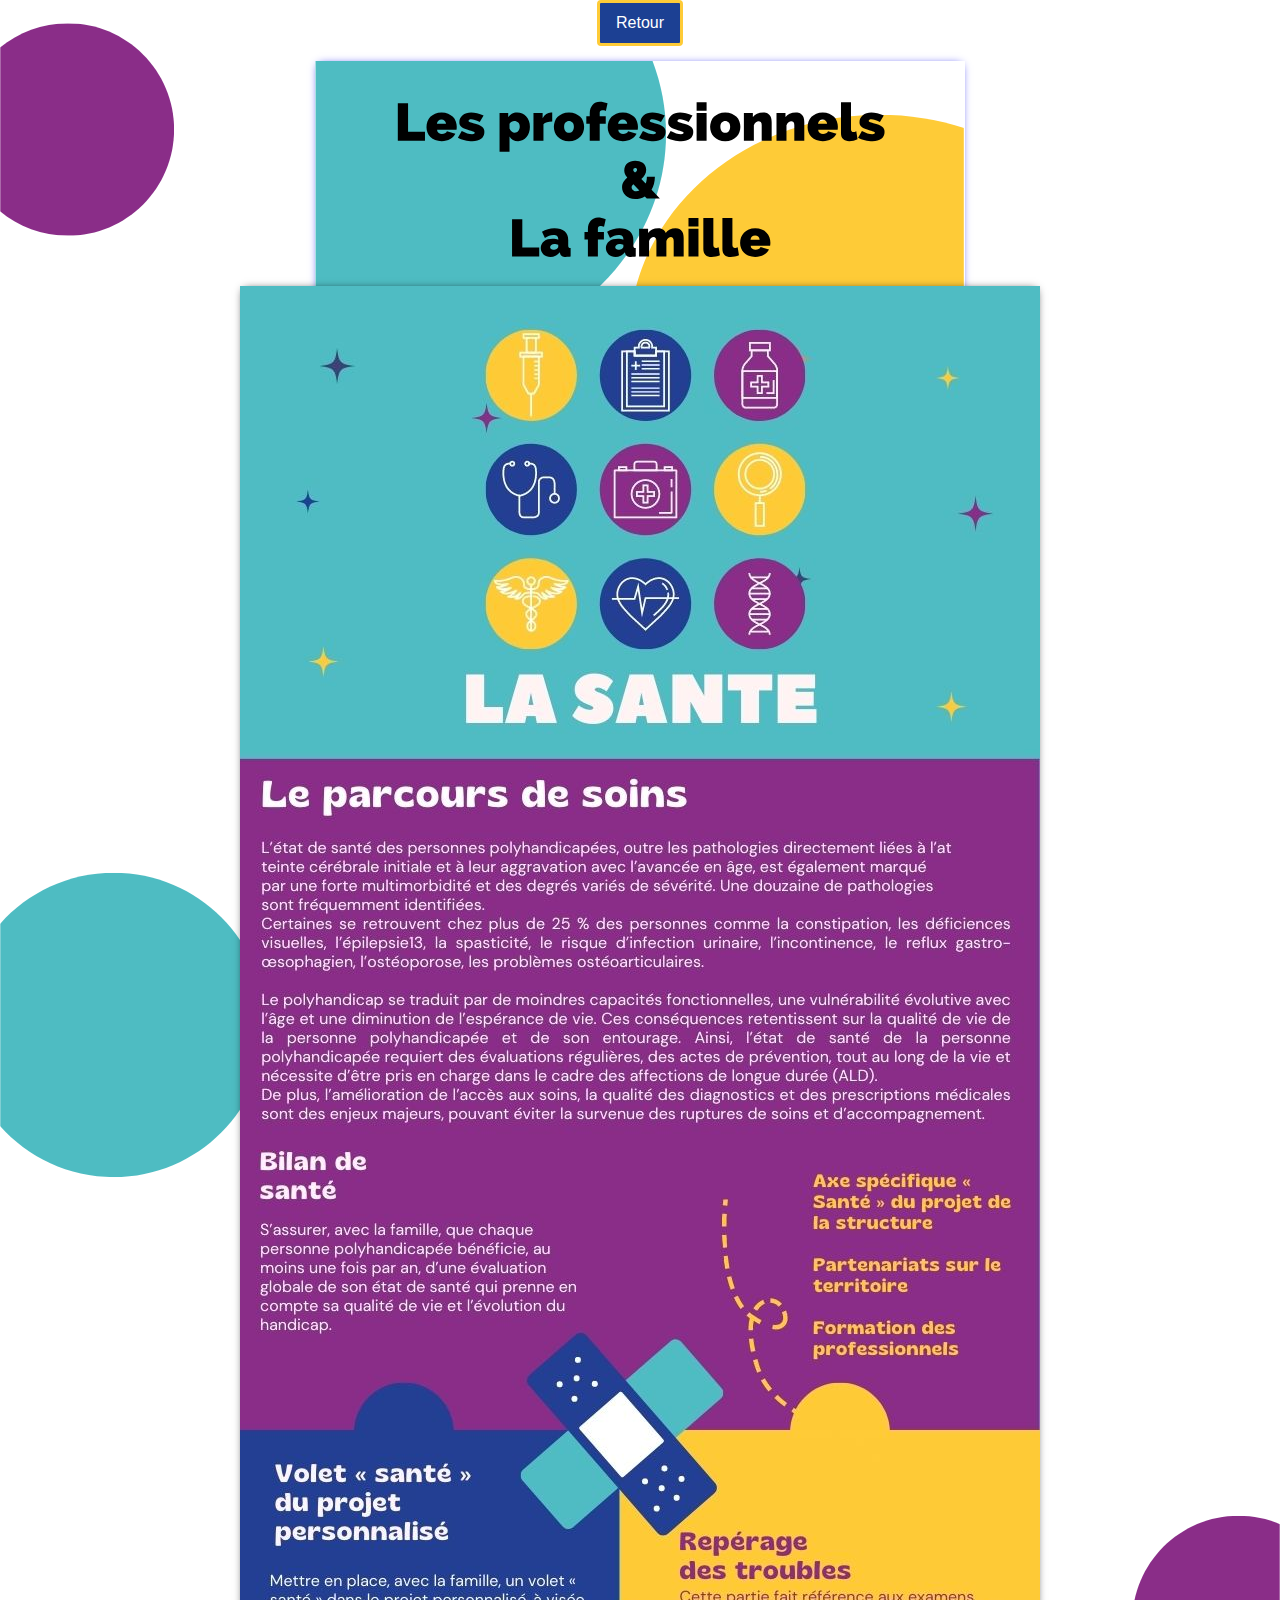
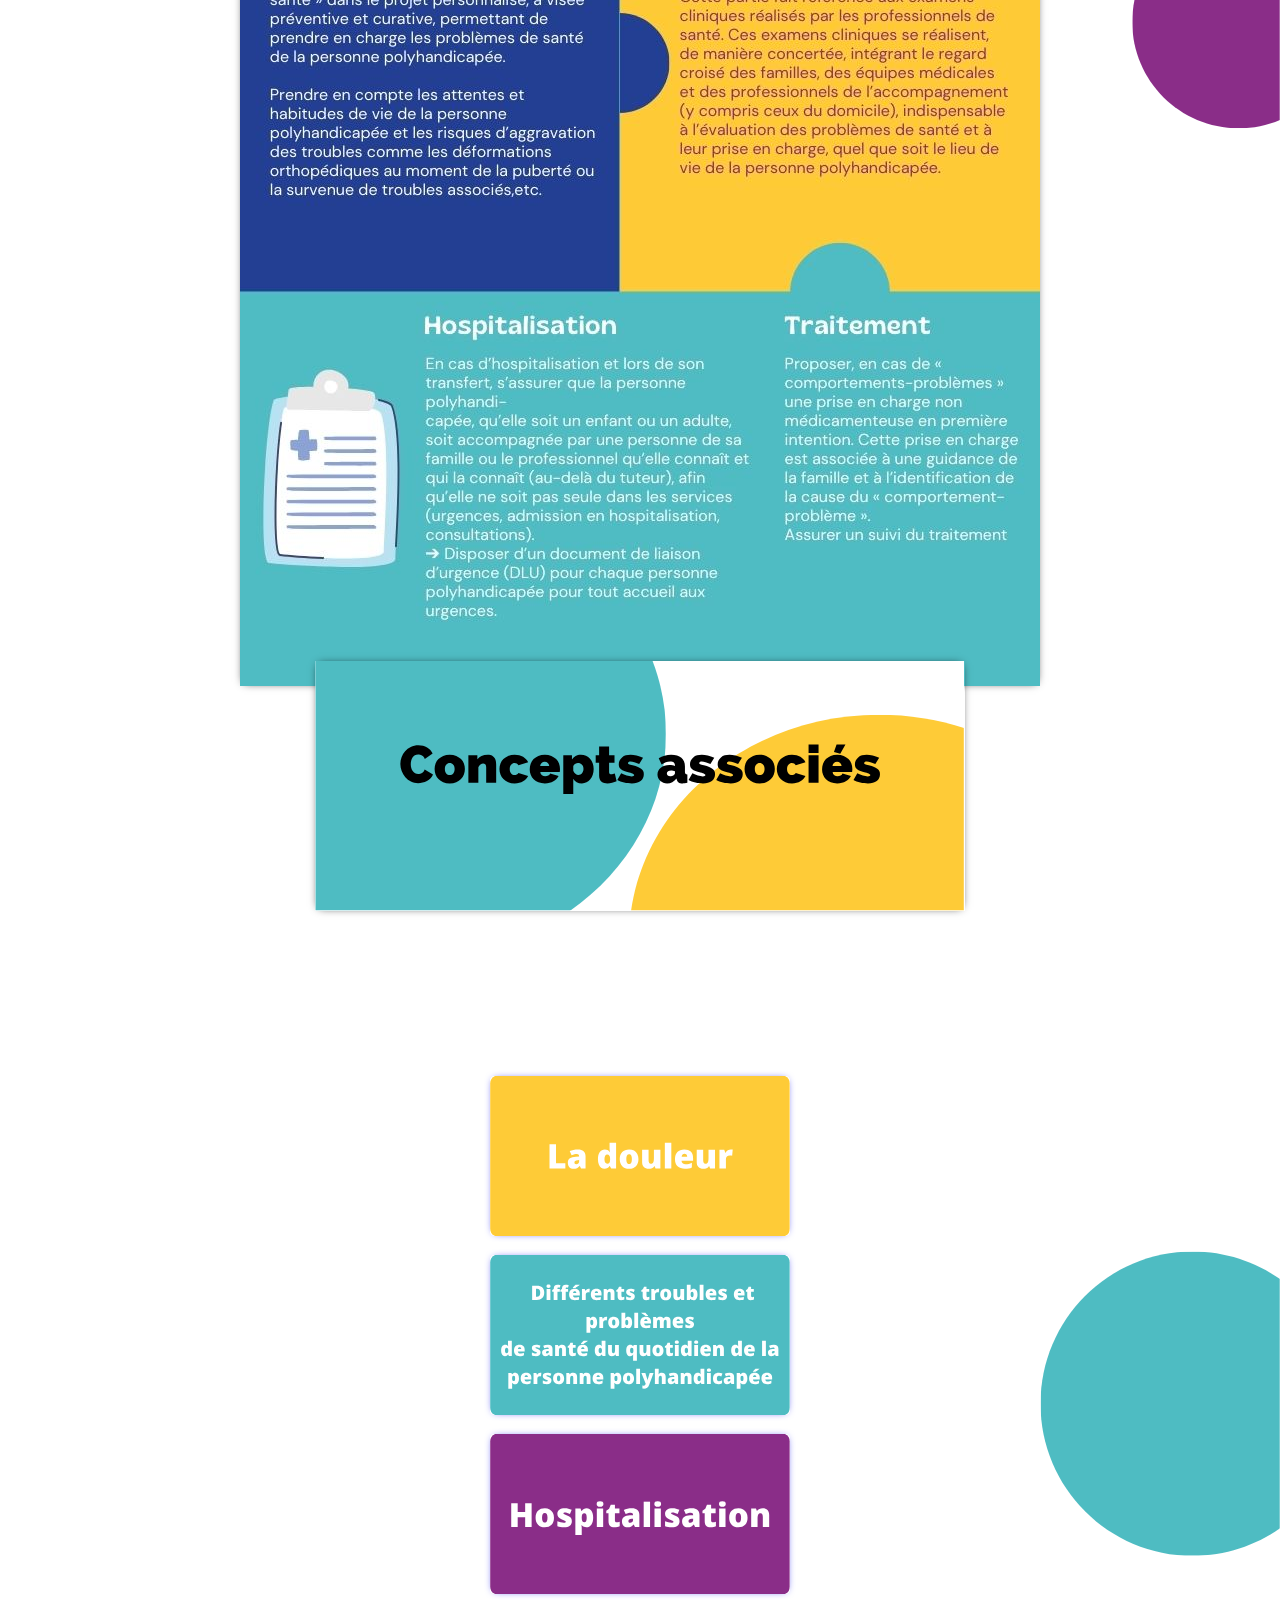
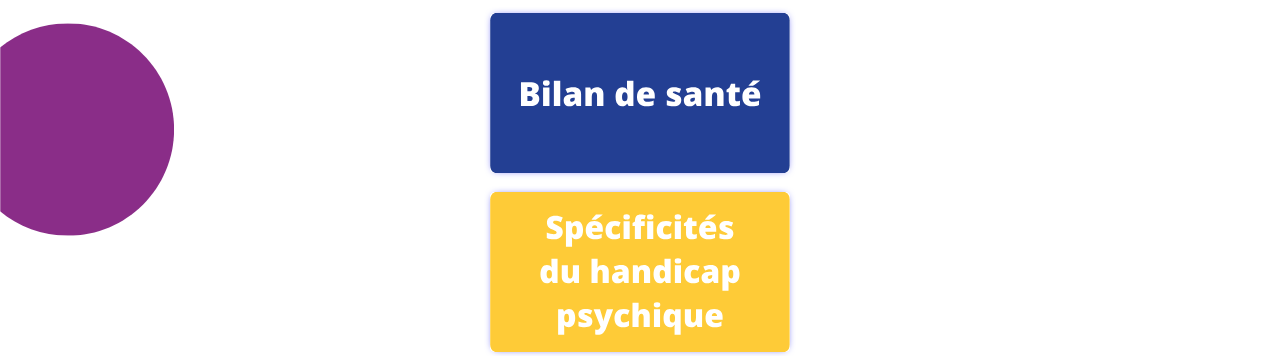
<file: santé.html>
<html lang="fr">
<head>
    <meta charset="UTF-8">
    <meta name="viewport" content="width=device-width, initial-scale=1.0">
    <link rel="stylesheet" href="style_citoyen.css">
  
    <link rel="preconnect" href="https://fonts.googleapis.com">
    <link rel="preconnect" href="https://fonts.gstatic.com" crossorigin>
    <link href="https://fonts.googleapis.com/css2?family=Roboto:wght@500&display=swap" rel="stylesheet">
    <title>Analyse: recommandations et conceptualisation du projet de service</title>
   </head>
<body>
    <header>
        <a href="index.html">
            <button class="btn_ressources">Retour</button>
        </a>
        <a href="index.html">
            <img src="img/pro.svg" class="title">
        </a> 
     </header>

    
    <!-- infographie -->
    <div class="img_citoyen_container">
        <img src="img/infosanté.jpg" class="img_citoyen">
    </div>

     <!-- titre concepts associés -->
    <div class="concepts_container">
        <img src="img/concepts-associés.svg" class="concepts">
    </div>

    <div class="li_com_container">
        <ul class="li_com_img">
            <li>
                <a href="https://www.has-sante.fr/jcms/c_2833768/fr/qualite-de-vie-handicap-les-problemes-somatiques-et-les-phenomenes-douloureux">
                <img src="img/santé1.svg" class="img_com">
                </a>
            </li>
            <li>
                <a href="https://www.has-sante.fr/upload/docs/application/pdf/2020-11/polyhandicap_3_sante.pdf#page=33">
                <img src="img/santé2.svg" class="img_com">
                </a>
            </li>
            <li>
                <a href="https://www.has-sante.fr/upload/docs/application/pdf/2020-11/polyhandicap_3_sante.pdf#page=41">
                <img src="img/santé3.svg" class="img_com">
                </a>
            </li>
            <li>
                <a href="https://www.has-sante.fr/upload/docs/application/pdf/2020-11/polyhandicap_3_sante.pdf#page=15">
                <img src="img/santé4.svg" class="img_com">
                </a>
            </li>
            <li>
                <a href="https://www.has-sante.fr/jcms/c_2835191/fr/specificites-de-l-accompagnement-des-adultes-handicapes-psychiques">
                <img src="img/santé5.svg" class="img_com">
                </a>
            </li>
        </ul>
    
        </div>
    

   
      
    <footer>
    
    </footer>
</body>
</html>
</file>
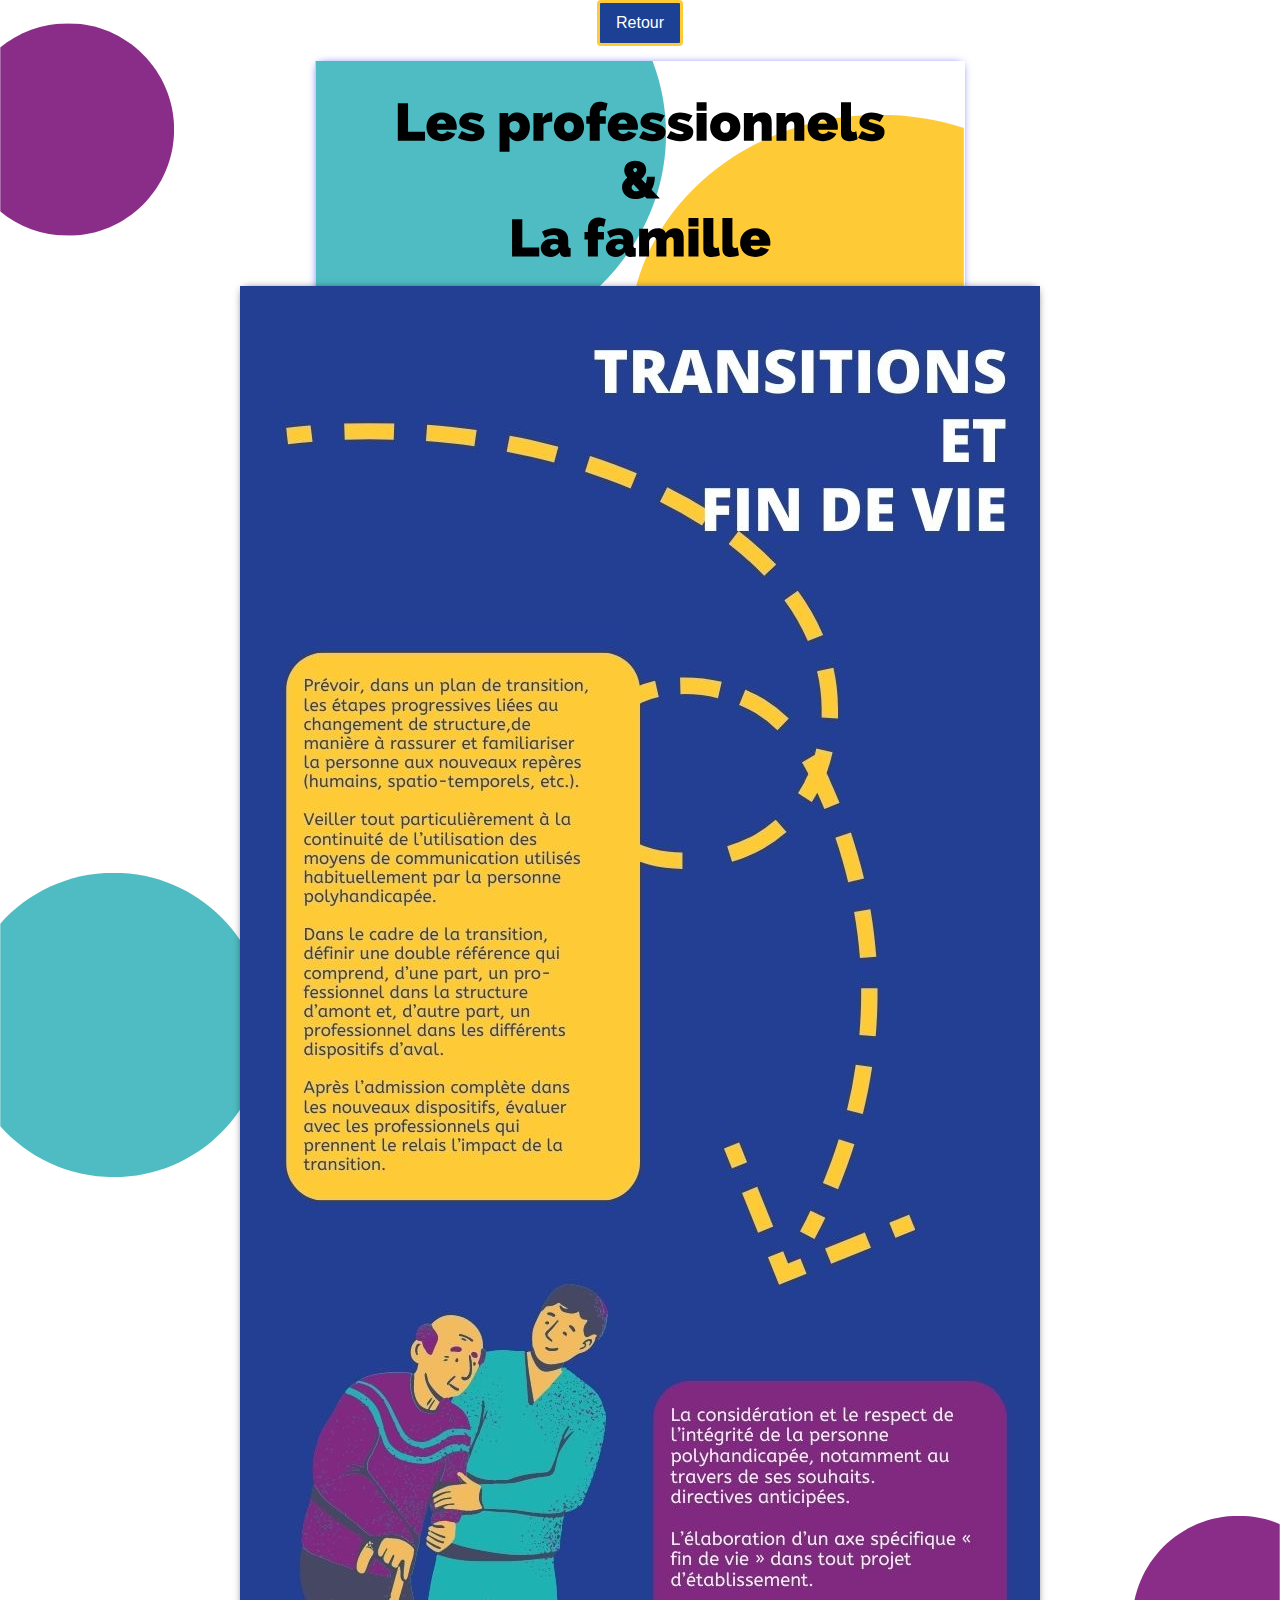
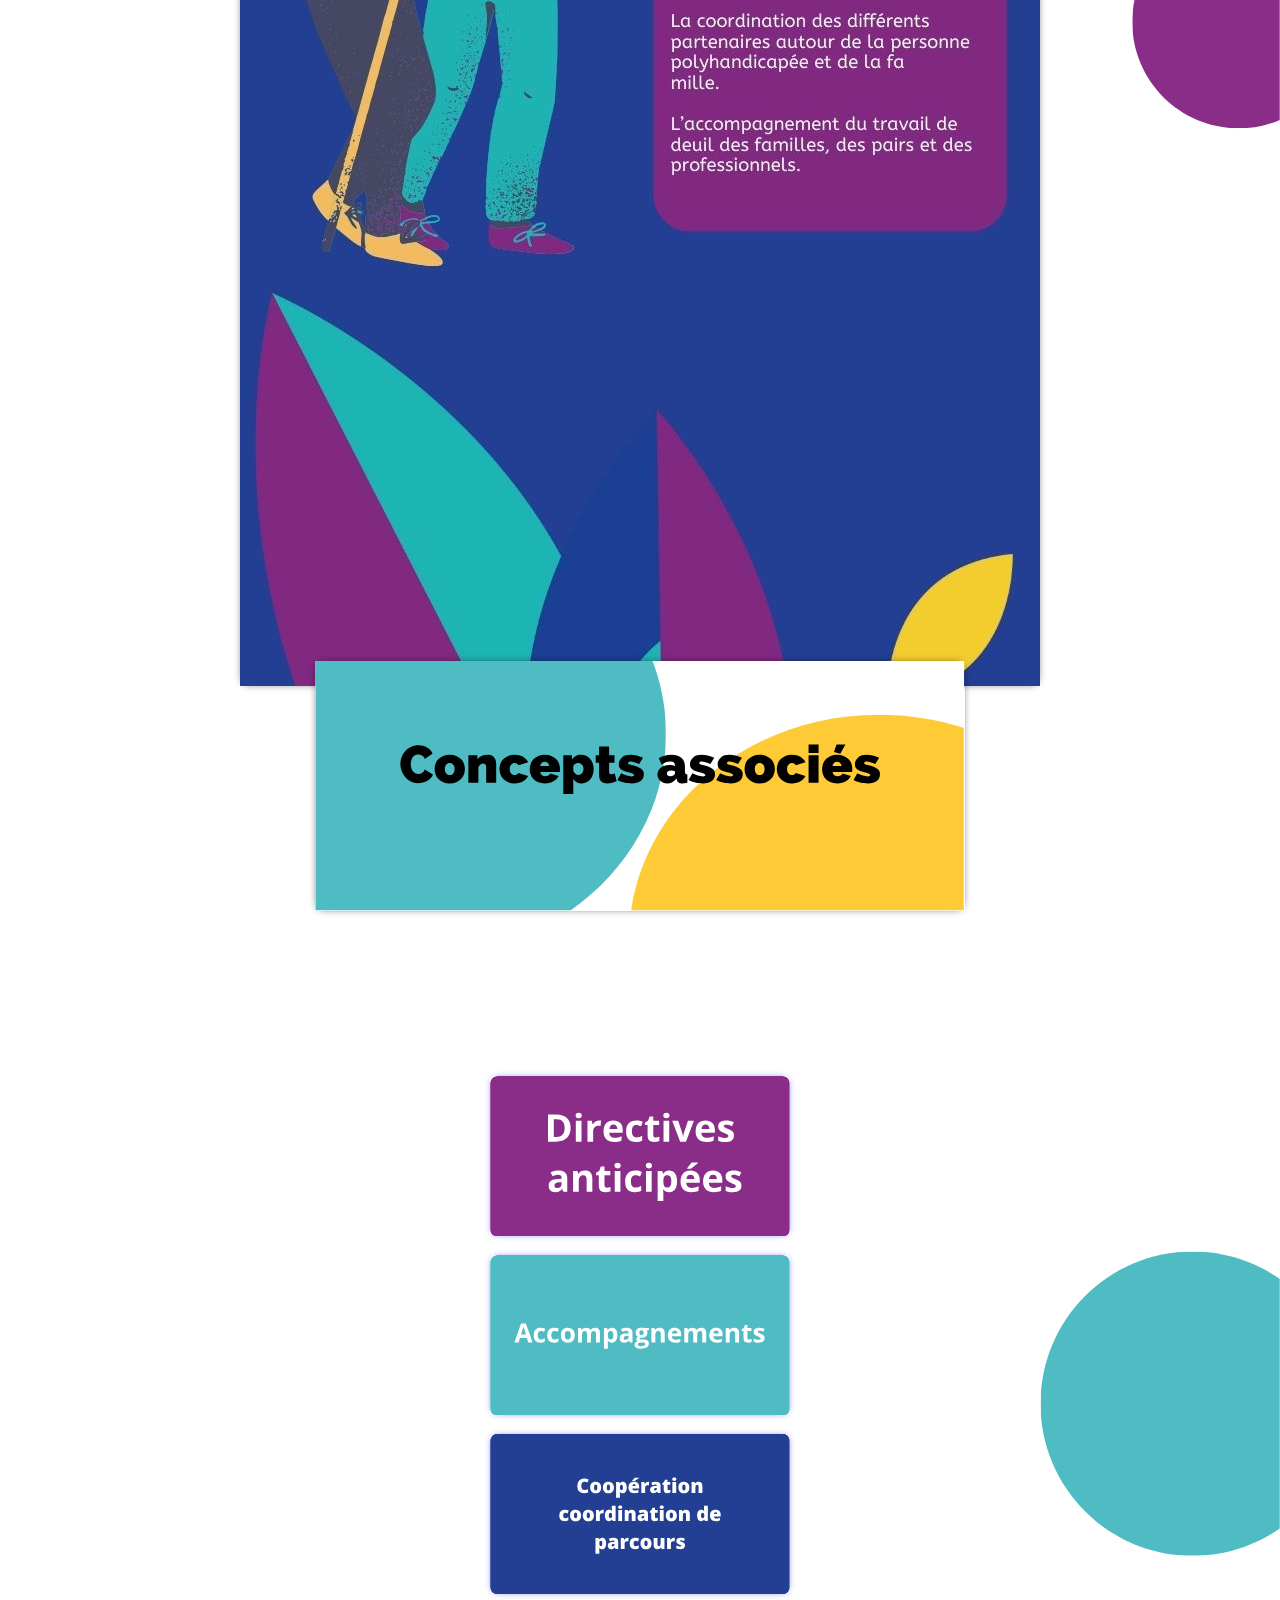
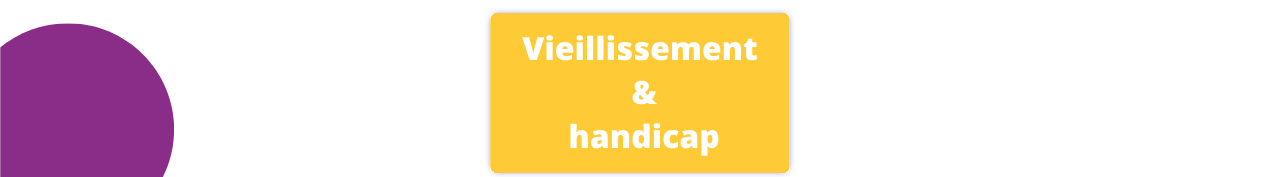
<file: transitions.html>
<html lang="fr">
<head>
    <meta charset="UTF-8">
    <meta name="viewport" content="width=device-width, initial-scale=1.0">
    <link rel="stylesheet" href="style_citoyen.css">
  
    <link rel="preconnect" href="https://fonts.googleapis.com">
    <link rel="preconnect" href="https://fonts.gstatic.com" crossorigin>
    <link href="https://fonts.googleapis.com/css2?family=Roboto:wght@500&display=swap" rel="stylesheet">
    <title>Analyse: recommandations et conceptualisation du projet de service</title>
   </head>
<body>
    <header>
        <a href="index.html">
            <button class="btn_ressources">Retour</button>
        </a>
        <a href="index.html">
            <img src="img/pro.svg" class="title">
        </a> 
     </header>

    
    <!-- infographie -->
    <div class="img_citoyen_container">
        <img src="img/transitions.jpg" class="img_citoyen">
    </div>

     <!-- titre concepts associés -->
    <div class="concepts_container">
        <img src="img/concepts-associés.svg" class="concepts">
    </div>
   
    <div class="li_com_container">
        <ul class="li_com_img">
            <li>
                <a href="https://www.has-sante.fr/upload/docs/application/pdf/2020-11/polyhandicap_5_transitions.pdf#page=22">
                <img src="img/fin1.svg" class="img_com">
                </a>
            </li>
            <li>
                <a href="https://www.has-sante.fr/upload/docs/application/pdf/Accompagnement_court.pdf">
                <img src="img/fin2.svg" class="img_com">
                </a>
            </li>
            <li>
                <a href="https://www.has-sante.fr/jcms/c_2839995/fr/pratiques-de-cooperation-et-de-coordination-du-parcours-de-la-personne-en-situation-de-handicap">
                <img src="img/fin3.svg" class="img_com">
                </a>
            </li>
            <li>
                <a href="https://www.has-sante.fr/jcms/c_2835720/fr/l-adaptation-de-l-intervention-aupres-des-personnes-handicapees-vieillissantes">
                <img src="img/fin4.svg" class="img_com">
                </a>
            </li>
        </ul>
    
        </div>
    

   
      
    <footer>
    
    </footer>
</body>
</html>
</file>
<file: style.css>
html{
  background-image: url('img/main_background.svg');
  background-size: cover; /* ou contain, en fonction de vos besoins */
  background-repeat: no-repeat;
  background-position: center center;
}

html, body {
  height: 100%;
  margin: 0;
  padding: 0;
    
}

body{
  min-height: 100vh;
}

header {
  display: flex;
  flex-direction: column;
  align-items: center;
  text-align: center;
  padding: 0;
}

main {

margin: 0;
padding: 0;
display: flex;
align-content: flex-start; /* Align items to the start of each column */
gap: 20px;
justify-content: center;
flex-wrap: wrap;
flex: 1;
}

.title {

  display: flex;
  justify-content: center;
  align-items: center;
  margin-top: 15px;
  border: 0px solid white;
  box-shadow: 0px 0px 9px -4px;

}

  .container {
    height:100%;
    display: flex;
    flex-wrap: wrap;
    flex-direction: column;
    align-items: center;
    justify-content: center;
    box-sizing: border-box; /* Inclut les rembourrages et les bordures dans la taille totale */
  }
  
  .image {
    display: flex;
    flex-direction: column;
    align-items: center;
    margin: 15px;
    border: 1px solid white;
    border-radius: 5px;
    box-shadow: 0px 0px 9px -4px;
    padding: 25px;
    width: calc(23.33% - 55px);
    height: auto;
    background-color: white;
  }

  .image:hover{
    box-shadow: 0px 0px 20px -4px #1c4093 ;

  }
   
   .image img {
    width: 200px;
    height: auto;
  }
  
  .image h3 {
    margin-top: 25px;
    text-align: center;
    font-size: 1rem;
    font-weight: bold;
    color: #333;
    font-family: 'Roboto', sans-serif;
    
  }
    
  .btn_ressources {
    
    padding: 0.5rem 1rem;
    font-size: 1rem;
    font-weight: 400;
    line-height: 1.5;
    text-align: center;
    white-space: nowrap;
    cursor: pointer;
    user-select: none;
    border: 3px solid #fecb37;
    border-radius: 0.25rem;
    color: #fff;
    background-color: #1c4093;
  }
  
  footer{
    justify-content:flex-start;
    padding: 0px 75px 0px 75px;

  }

  .btn_ressources:hover {
    background-color: #4e70bd;
  }
  
  .btn_ressources:focus {
    outline: none;
    box-shadow: 0 0 0 0.2rem rgba(0, 123, 255, 0.25);
  }
  
  .btn_ressources:active {
    background-color: #1c4093;
    border-color: #1c4093;
  }
  

/* Media queries for different screen sizes */
@media screen and (max-width: 900px) {
  .title{
    max-width: 100%; /* Full width on smaller screens */
    width: calc(100% - 30px); /* Adjust width to account for padding */
    height: auto;
  }
  main{
    display:block;
    margin-top: 50px;
  }
  .image{
    width:auto;
    
  }

  footer{
    display:flex;
    align-items: center;
    flex-direction: column;
  }

  .btn_ressources{
    margin-bottom: 50px;
    margin-top: 50px;
  }
  
}
</file>
<file: style_citoyen.css>
html{
  background-image: url('img/background_second.svg');
  background-size: cover; /* ou contain, en fonction de vos besoins */
  background-repeat: repeat;
  background-position: center center;
}

html, body {
  height: 100%;
  margin: 0;
  padding: 0;
  
}

header {
  display: flex;
  flex-direction: column;
  align-items: center;
  text-align: center;
  padding: 0;
}

.img_citoyen_container {
height: 200%;
margin: 75px;
padding: 0;
display: flex;
align-content: center;
justify-content: center;
flex-wrap: wrap;
flex-direction: column;
}

.title {

  display: flex;
  justify-content: center;
  align-items: center;
  margin-top: 15px;
  border: 0px solid white;
  box-shadow: 0px 0px 9px -4px;

}

.img_citoyen {
 height:300%;
 margin-top:150px;
 margin-bottom: 150px;
 border: 0px solid white;
 box-shadow: 0px 0px 9px -4px;

}

.concepts_container {
  display: flex;
  justify-content: center;
  
  margin-top: 15px;
  margin-bottom: 150px;
}

.concepts{
  border: 0px solid white;
  box-shadow: 0px 0px 9px -4px;
}

.sous-titres {
  display:flex;
  justify-content: center;
  font-family: 'Roboto', sans-serif;
}

/* partie communication */


  ul, li {
    margin: 0;
    padding: 0;
    list-style: none;
    }

  .sous-titres-container {
  display:flex;
  justify-content: center;
  }

  .li_com_container{
    display:flex;
    align-items: center;
    justify-content: center;
    margin-top:50px;
    margin-bottom: 150px;
  }

.li_com_img{
    display:flex;
    align-items: center;
    justify-content: center;
    flex-wrap: wrap;
    width:29%;
}
  
.img_com{
    margin-top:15px;
    border-radius: 5px;
    border: 0px solid white;
    box-shadow: 0px 0px 9px -4px;
}

.img_com:hover{
  margin-top:15px;
  border-radius: 5px;
  border: 0px solid white;
  box-shadow: 0px 0px 20px -4px;
}

footer{
    display: flex;
    justify-content:flex-start;
    padding: 0px 75px 0px 75px;

  }

  /* btn ressources et retour */
  .btn_ressources:hover {
    background-color: #4e70bd;
  }
  
  .btn_ressources:focus {
    outline: none;
    box-shadow: 0 0 0 0.2rem rgba(0, 123, 255, 0.25);
  }
  
  .btn_ressources:active {
    background-color: #1c4093;
    border-color: #1c4093;
  }
  
  .btn_ressources {
    display: inline-block;
    padding: 0.5rem 1rem;
    font-size: 1rem;
    font-weight: 400;
    line-height: 1.5;
    text-align: center;
    white-space: nowrap;
    vertical-align: middle;
    cursor: pointer;
    user-select: none;
    border: 3px solid #fecb37;
    border-radius: 0.25rem;
    color: #fff;
    background-color: #1c4093;
}

/* Media queries for different screen sizes */
@media screen and (max-width: 900px) {
  .title{
    max-width: 100%; /* Full width on smaller screens */
    width: calc(100% - 30px); /* Adjust width to account for padding */
    height: auto;
    margin:auto;
  }
  main{
    display:block;
    margin-top: 50px;
  }
  .image{
    width:auto;
    
  }

  footer{
    display:flex;
    align-items: center;
    flex-direction: column;
  }

  .btn_ressources{
    margin-bottom: 50px;
    margin-top: 50px;
  }
  
  .concepts{
    max-width: 100%; /* Full width on smaller screens */
    width: calc(100% - 30px); /* Adjust width to account for padding */
    height: auto;
  }

  .img_citoyen{
    max-width: 100%; /* Full width on smaller screens */
    width: calc(100% - 30px); /* Adjust width to account for padding */
    height: auto;
    margin-top:50px
  }

  .sous-titres {
    text-align:center;
    }
  
    html{
      background-image: none;
    }

    .img_citoyen_container{
      height: auto;
    }
    .img_com{
    max-width: 100%; /* Full width on smaller screens */
    width: calc(100% - 5px); /* Adjust width to account for padding */
    height: auto;
    }

    .li_com_container {
      display: flex;
      align-items: center;
      justify-content: center;
      margin-top: 50px;
      margin-bottom: 50px;
    }

    .li_com_img{
      width:70%;
    }
}
</file>
<file: style_ressources.css>
html, body {
  height: 100%;
  margin: 0;
  padding: 0;
  
}

header {
  display: flex;
  flex-direction: column;
  align-items: center;
  text-align: center;
  padding: 0;
}

main {
height: 600px;
margin: 0;
padding: 0;
overflow: hidden;
display: flex;
align-content: center;
justify-content: center;
flex-wrap: wrap;
flex-direction: column;
}

.title {

  display: flex;
  justify-content: center;
  align-items: center;
  margin-top: 15px;
  border: 0px solid white;
  box-shadow: 0px 0px 9px -4px;

}

.table_countainer{
  display:flex;
  flex-direction: column;
  align-items: center;
  justify-content: center;
}
  
  .table {
    border-collapse: collapse;
    width: 50%;
    margin:50px;
  }
  
  .table th, .table td {
    padding: 8px;
    border-bottom: 1px solid #ddd;
  }
  
  .table th {
    background-color: #f2f2f2;
  }
  
  /* Styles CSS pour la ligne fusionnée */
  .merged-row {
    background-color: #f2f2f2;
    font-weight: bold;
  }

  .btn_ressources {
    display: inline-block;
    padding: 0.5rem 1rem;
    font-size: 1rem;
    font-weight: 400;
    line-height: 1.5;
    text-align: center;
    white-space: nowrap;
    vertical-align: middle;
    cursor: pointer;
    user-select: none;
    border: 3px solid #fecb37;
    border-radius: 0.25rem;
    color: #fff;
    background-color: #1c4093;
  }
  
  footer{
  margin-top:100px;

  }

  .btn_ressources:hover {
    background-color: #4e70bd;
  }
  
  .btn_ressources:focus {
    outline: none;
    box-shadow: 0 0 0 0.2rem rgba(0, 123, 255, 0.25);
  }
  
  .btn_ressources:active {
    background-color: #1c4093;
    border-color: #1c4093;
  }
</file>
